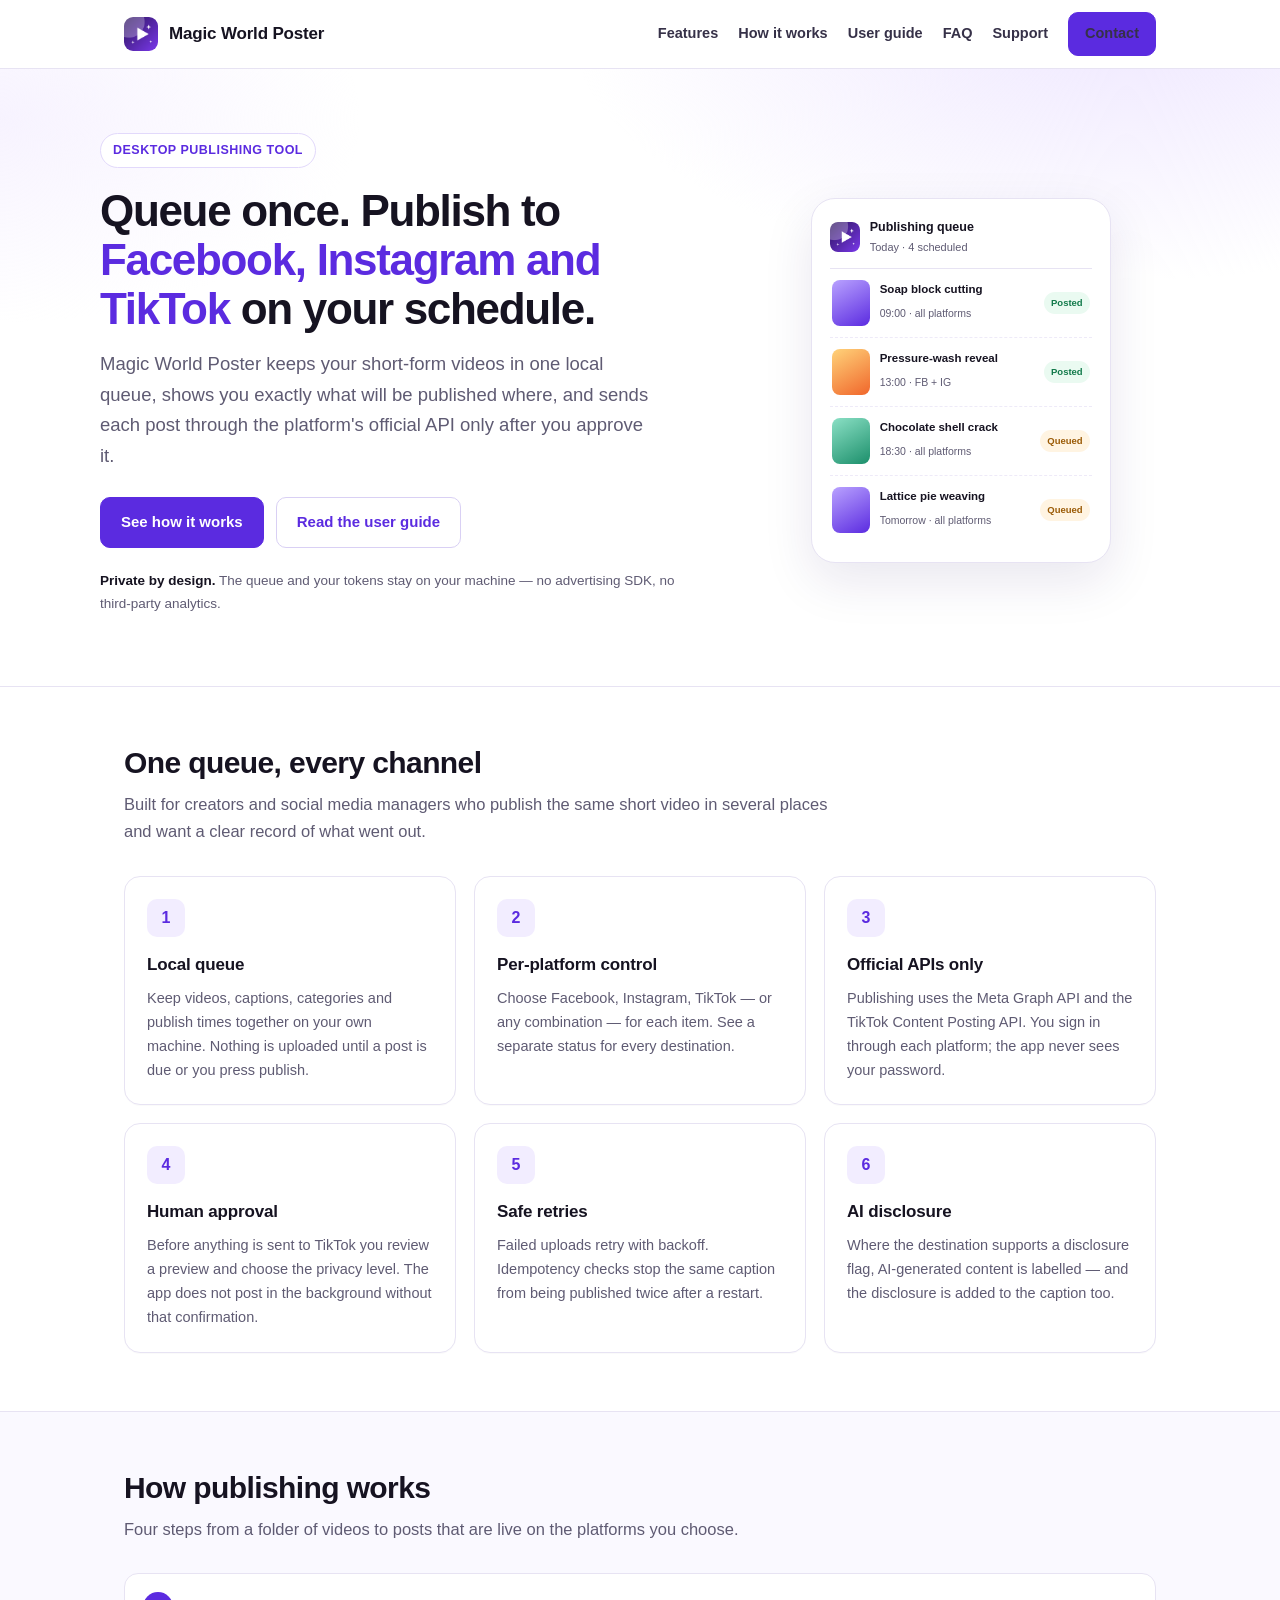
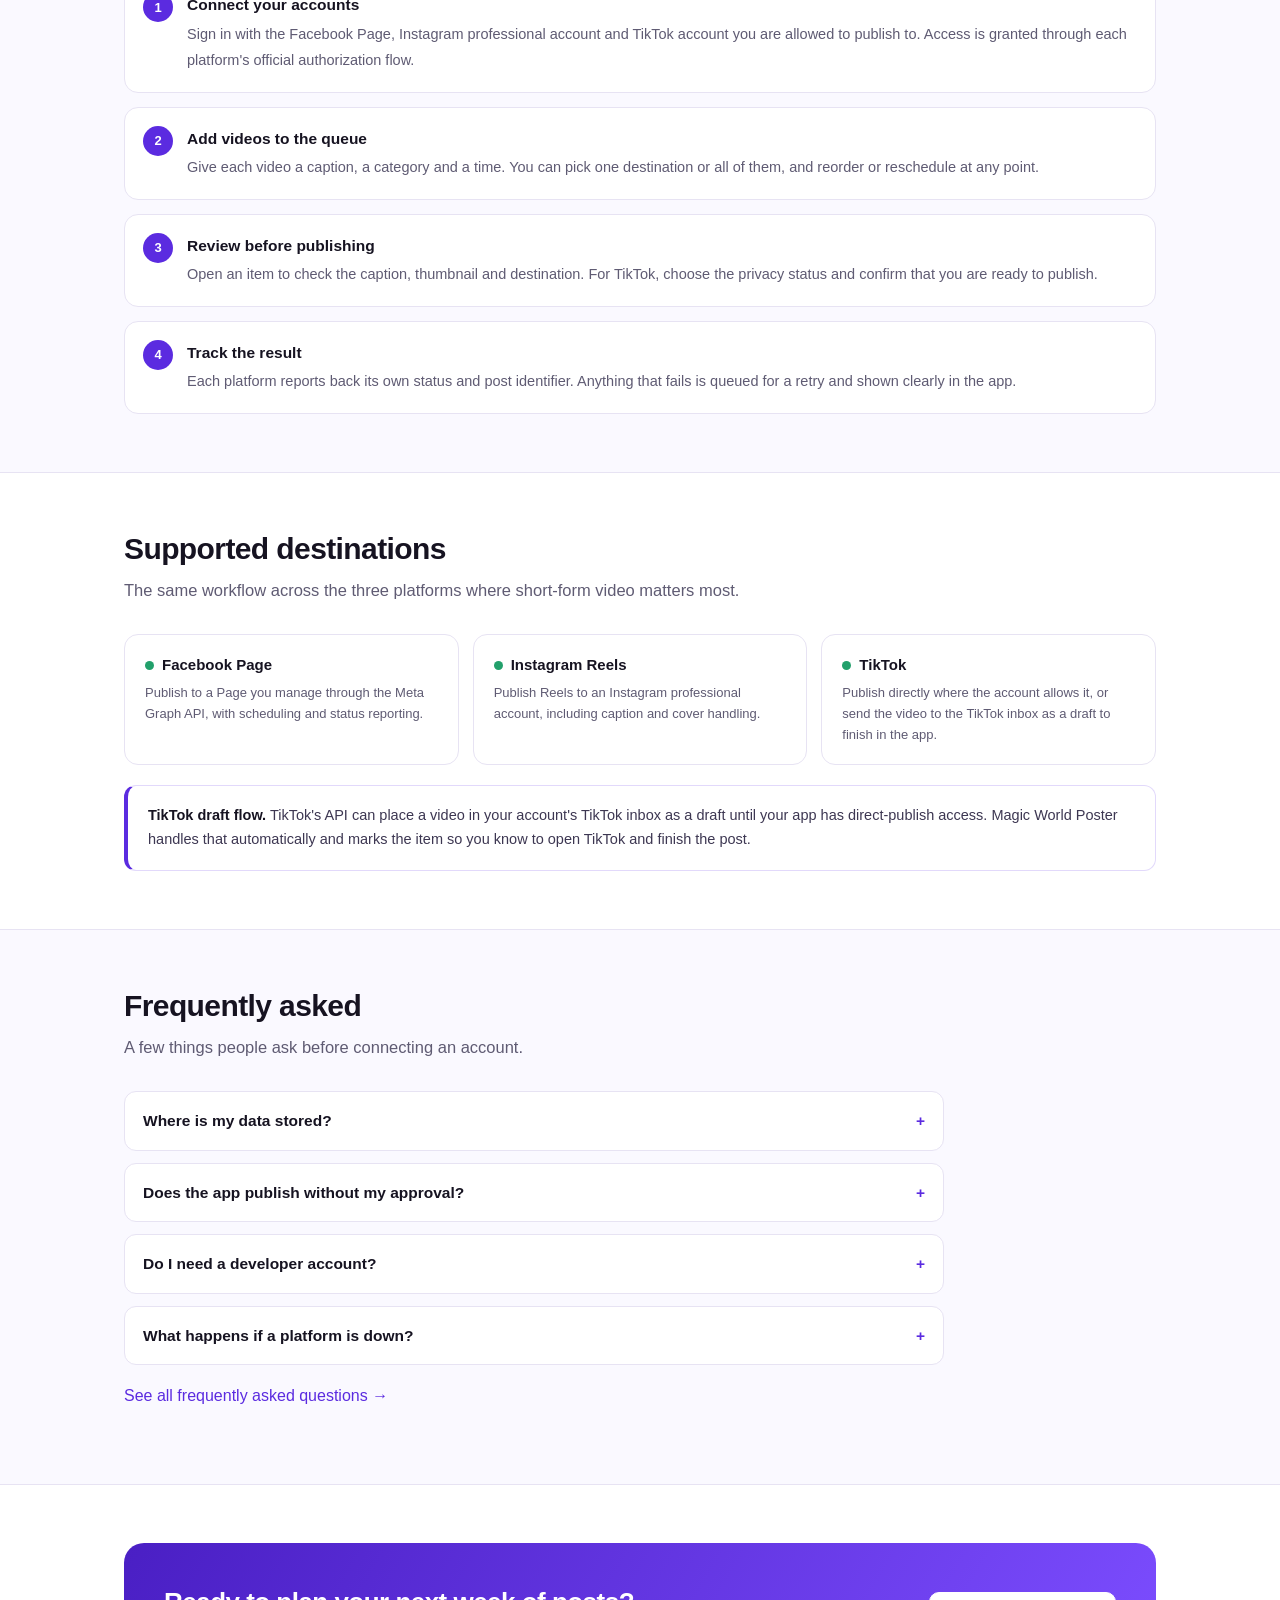
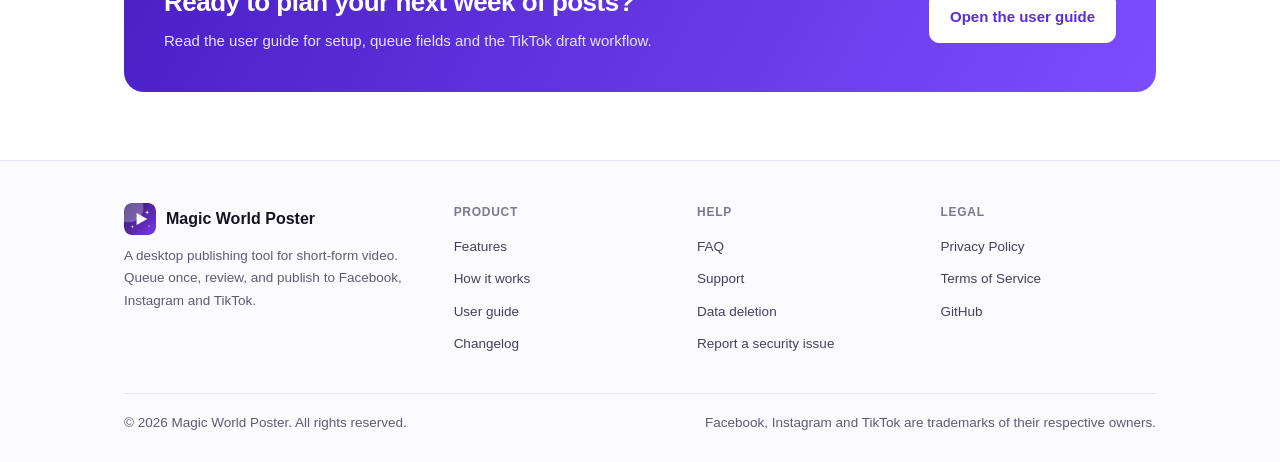
<file: index.html>
<!DOCTYPE html>
<html lang="en">
<head>
<meta charset="utf-8">
<meta name="viewport" content="width=device-width, initial-scale=1">
<title>Magic World Poster — Social Video Publishing Tool</title>
<meta name="description" content="Magic World Poster is a desktop publishing tool that queues videos once and publishes them to Facebook Pages, Instagram professional accounts and TikTok on a schedule you control.">
<link rel="icon" href="favicon.ico" sizes="any">
<link rel="icon" type="image/png" sizes="32x32" href="assets/favicon-32x32.png">
<link rel="icon" type="image/png" sizes="16x16" href="assets/favicon-16x16.png">
<link rel="apple-touch-icon" href="assets/apple-touch-icon.png">
<link rel="manifest" href="site.webmanifest">
<meta name="theme-color" content="#5b2be0">
<meta property="og:title" content="Magic World Poster — Social Video Publishing Tool">
<meta property="og:description" content="Queue a video once, review it, and publish it to Facebook, Instagram and TikTok on your schedule.">
<meta property="og:image" content="https://sundarparajuli.github.io/magic-world-poster/assets/icon-512.png">
<link rel="stylesheet" href="styles.css">
</head>
<body>
<a class="skip" href="#main">Skip to content</a>

<header class="site-header">
  <div class="container inner">
    <a class="brand" href="index.html">
      <img src="assets/icon-192.png" alt="Magic World Poster app icon" width="34" height="34">
      Magic World Poster
    </a>
    <nav class="nav" aria-label="Main">
      <a href="features.html">Features</a>
      <a href="how-it-works.html">How it works</a>
      <a href="docs.html">User guide</a>
      <a href="faq.html">FAQ</a>
      <a href="support.html">Support</a>
      <a class="btn" href="support.html">Contact</a>
    </nav>
  </div>
</header>

<main id="main">

  <section class="hero">
    <div class="container inner">
      <div>
        <span class="eyebrow">Desktop publishing tool</span>
        <h1>Queue once. Publish to <span class="accent">Facebook, Instagram and TikTok</span> on your schedule.</h1>
        <p class="lead">
          Magic World Poster keeps your short-form videos in one local queue, shows you exactly
          what will be published where, and sends each post through the platform's official API
          only after you approve it.
        </p>
        <div class="actions">
          <a class="btn" href="how-it-works.html">See how it works</a>
          <a class="btn secondary" href="docs.html">Read the user guide</a>
        </div>
        <p class="meta">
          <strong>Private by design.</strong> The queue and your tokens stay on your machine —
          no advertising SDK, no third-party analytics.
        </p>
      </div>

      <div class="hero-art" aria-hidden="true">
        <div class="phone-card">
          <div class="top">
            <img src="assets/icon-192.png" alt="">
            <div>Publishing queue <span>Today · 4 scheduled</span></div>
          </div>
          <div class="queue-row">
            <div class="thumb"></div>
            <div class="qmeta"><b>Soap block cutting</b><small>09:00 · all platforms</small></div>
            <span class="pill">Posted</span>
          </div>
          <div class="queue-row">
            <div class="thumb"></div>
            <div class="qmeta"><b>Pressure-wash reveal</b><small>13:00 · FB + IG</small></div>
            <span class="pill">Posted</span>
          </div>
          <div class="queue-row">
            <div class="thumb"></div>
            <div class="qmeta"><b>Chocolate shell crack</b><small>18:30 · all platforms</small></div>
            <span class="pill wait">Queued</span>
          </div>
          <div class="queue-row">
            <div class="thumb"></div>
            <div class="qmeta"><b>Lattice pie weaving</b><small>Tomorrow · all platforms</small></div>
            <span class="pill wait">Queued</span>
          </div>
        </div>
      </div>
    </div>
  </section>

  <section class="block">
    <div class="container">
      <div class="section-head">
        <h2>One queue, every channel</h2>
        <p>Built for creators and social media managers who publish the same short video in several places and want a clear record of what went out.</p>
      </div>
      <div class="grid">
        <div class="card">
          <div class="ico">1</div>
          <h3>Local queue</h3>
          <p>Keep videos, captions, categories and publish times together on your own machine. Nothing is uploaded until a post is due or you press publish.</p>
        </div>
        <div class="card">
          <div class="ico">2</div>
          <h3>Per-platform control</h3>
          <p>Choose Facebook, Instagram, TikTok — or any combination — for each item. See a separate status for every destination.</p>
        </div>
        <div class="card">
          <div class="ico">3</div>
          <h3>Official APIs only</h3>
          <p>Publishing uses the Meta Graph API and the TikTok Content Posting API. You sign in through each platform; the app never sees your password.</p>
        </div>
        <div class="card">
          <div class="ico">4</div>
          <h3>Human approval</h3>
          <p>Before anything is sent to TikTok you review a preview and choose the privacy level. The app does not post in the background without that confirmation.</p>
        </div>
        <div class="card">
          <div class="ico">5</div>
          <h3>Safe retries</h3>
          <p>Failed uploads retry with backoff. Idempotency checks stop the same caption from being published twice after a restart.</p>
        </div>
        <div class="card">
          <div class="ico">6</div>
          <h3>AI disclosure</h3>
          <p>Where the destination supports a disclosure flag, AI-generated content is labelled — and the disclosure is added to the caption too.</p>
        </div>
      </div>
    </div>
  </section>

  <section class="block soft">
    <div class="container">
      <div class="section-head">
        <h2>How publishing works</h2>
        <p>Four steps from a folder of videos to posts that are live on the platforms you choose.</p>
      </div>
      <ol class="steps-list">
        <li>
          <b>Connect your accounts</b>
          <span>Sign in with the Facebook Page, Instagram professional account and TikTok account you are allowed to publish to. Access is granted through each platform's official authorization flow.</span>
        </li>
        <li>
          <b>Add videos to the queue</b>
          <span>Give each video a caption, a category and a time. You can pick one destination or all of them, and reorder or reschedule at any point.</span>
        </li>
        <li>
          <b>Review before publishing</b>
          <span>Open an item to check the caption, thumbnail and destination. For TikTok, choose the privacy status and confirm that you are ready to publish.</span>
        </li>
        <li>
          <b>Track the result</b>
          <span>Each platform reports back its own status and post identifier. Anything that fails is queued for a retry and shown clearly in the app.</span>
        </li>
      </ol>
    </div>
  </section>

  <section class="block">
    <div class="container">
      <div class="section-head">
        <h2>Supported destinations</h2>
        <p>The same workflow across the three platforms where short-form video matters most.</p>
      </div>
      <div class="platforms">
        <div class="platform">
          <strong><span class="dot"></span>Facebook Page</strong>
          <small>Publish to a Page you manage through the Meta Graph API, with scheduling and status reporting.</small>
        </div>
        <div class="platform">
          <strong><span class="dot"></span>Instagram Reels</strong>
          <small>Publish Reels to an Instagram professional account, including caption and cover handling.</small>
        </div>
        <div class="platform">
          <strong><span class="dot"></span>TikTok</strong>
          <small>Publish directly where the account allows it, or send the video to the TikTok inbox as a draft to finish in the app.</small>
        </div>
      </div>
      <div class="notice" style="margin-top:20px">
        <strong>TikTok draft flow.</strong> TikTok's API can place a video in your account's TikTok inbox as a draft until your app has direct-publish access. Magic World Poster handles that automatically and marks the item so you know to open TikTok and finish the post.
      </div>
    </div>
  </section>

  <section class="block soft">
    <div class="container">
      <div class="section-head">
        <h2>Frequently asked</h2>
        <p>A few things people ask before connecting an account.</p>
      </div>
      <div class="faq">
        <details>
          <summary>Where is my data stored?</summary>
          <p>The queue, tokens and publishing history are stored locally on the machine where you run the app. Video files are only transmitted to the platform you choose when a post is published. See the <a href="privacy.html">Privacy Policy</a> for details.</p>
        </details>
        <details>
          <summary>Does the app publish without my approval?</summary>
          <p>No. Scheduled items are uploaded at their time, but TikTok publishing requires you to review the post, select a privacy status and confirm consent. Facebook and Instagram posts follow the queue you created.</p>
        </details>
        <details>
          <summary>Do I need a developer account?</summary>
          <p>You need to authorize the app with each platform once. The connection uses the platform's standard OAuth flow; you never type your password into Magic World Poster.</p>
        </details>
        <details>
          <summary>What happens if a platform is down?</summary>
          <p>The item is marked as pending or failed, and the app retries with backoff. Completed platforms are not posted again thanks to idempotency checks.</p>
        </details>
      </div>
      <p style="margin-top:18px"><a href="faq.html">See all frequently asked questions →</a></p>
    </div>
  </section>

  <section class="block">
    <div class="container">
      <div class="cta-band">
        <div>
          <h2>Ready to plan your next week of posts?</h2>
          <p>Read the user guide for setup, queue fields and the TikTok draft workflow.</p>
        </div>
        <a class="btn" href="docs.html">Open the user guide</a>
      </div>
    </div>
  </section>

</main>

<footer class="site-footer">
  <div class="container">
    <div class="footer-grid">
      <div>
        <div class="footer-brand">
          <img src="assets/icon-192.png" alt="">
          Magic World Poster
        </div>
        <p>A desktop publishing tool for short-form video. Queue once, review, and publish to Facebook, Instagram and TikTok.</p>
      </div>
      <div>
        <h4>Product</h4>
        <ul>
          <li><a href="features.html">Features</a></li>
          <li><a href="how-it-works.html">How it works</a></li>
          <li><a href="docs.html">User guide</a></li>
          <li><a href="changelog.html">Changelog</a></li>
        </ul>
      </div>
      <div>
        <h4>Help</h4>
        <ul>
          <li><a href="faq.html">FAQ</a></li>
          <li><a href="support.html">Support</a></li>
          <li><a href="support.html#data">Data deletion</a></li>
          <li><a href="support.html#security">Report a security issue</a></li>
        </ul>
      </div>
      <div>
        <h4>Legal</h4>
        <ul>
          <li><a href="privacy.html">Privacy Policy</a></li>
          <li><a href="terms.html">Terms of Service</a></li>
          <li><a href="https://github.com/SundarParajuli">GitHub</a></li>
        </ul>
      </div>
    </div>
    <div class="footer-bottom">
      <p>© 2026 Magic World Poster. All rights reserved.</p>
      <p>Facebook, Instagram and TikTok are trademarks of their respective owners.</p>
    </div>
  </div>
</footer>

</body>
</html>
</file>
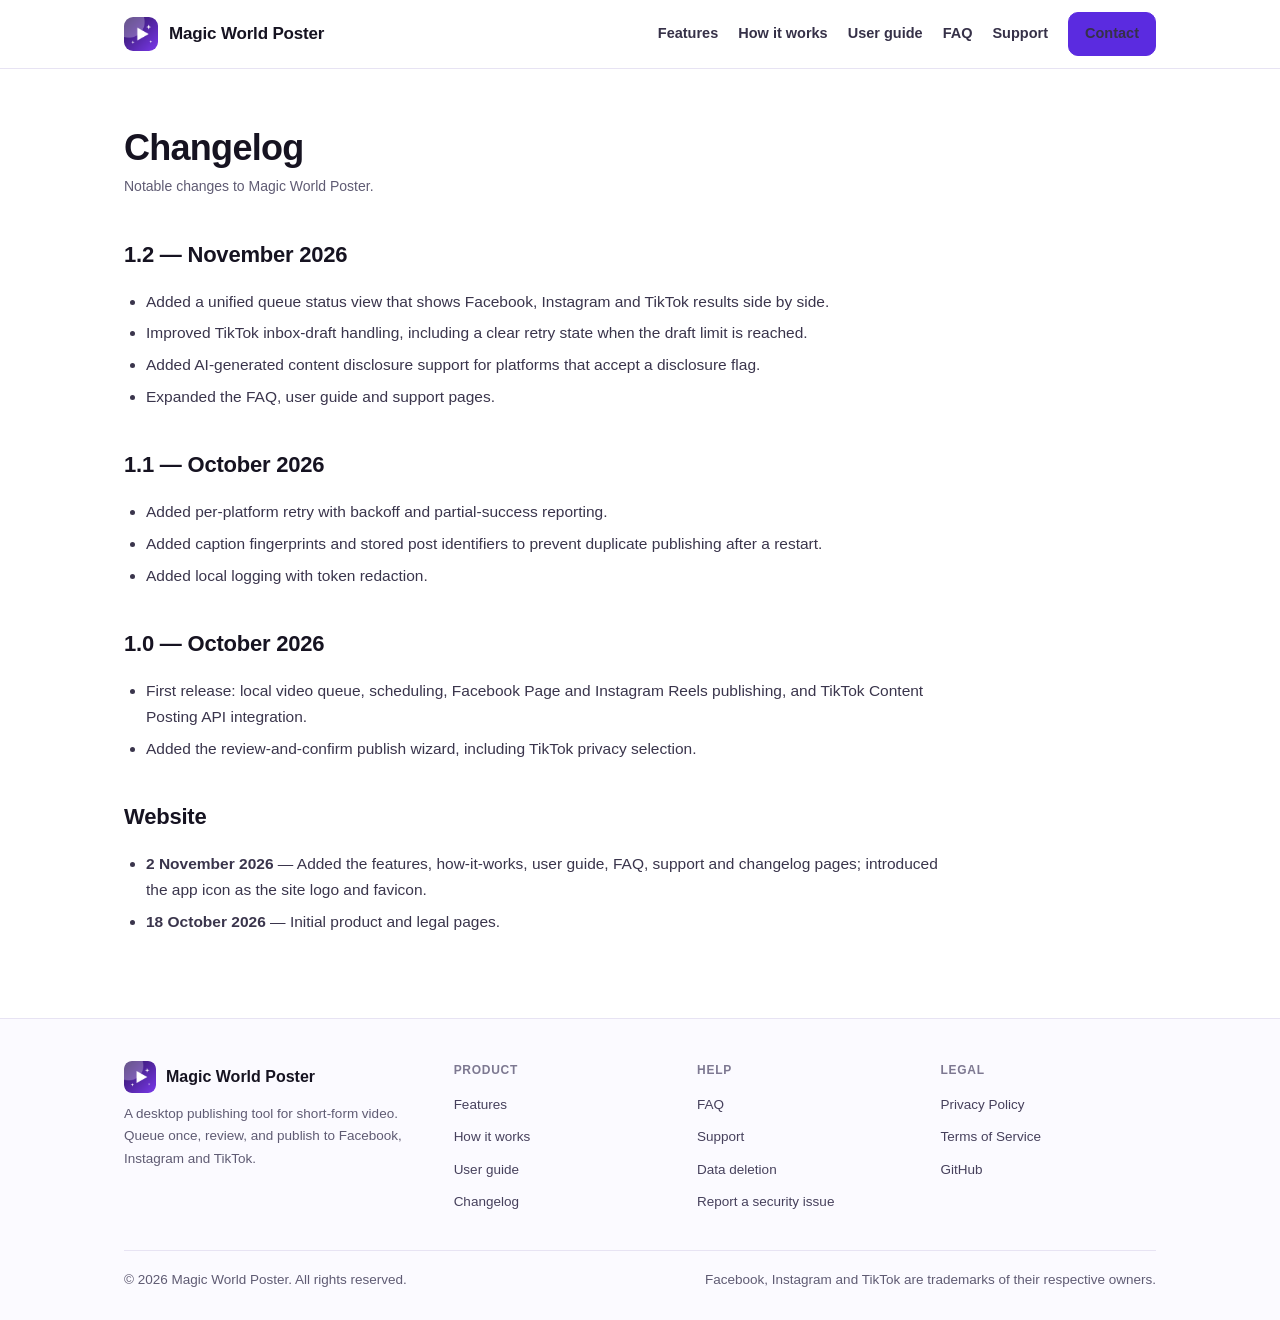
<file: changelog.html>
<!DOCTYPE html>
<html lang="en">
<head>
<meta charset="utf-8">
<meta name="viewport" content="width=device-width, initial-scale=1">
<title>Changelog — Magic World Poster</title>
<meta name="description" content="Release notes for Magic World Poster.">
<link rel="icon" href="favicon.ico" sizes="any">
<link rel="icon" type="image/png" sizes="32x32" href="assets/favicon-32x32.png">
<link rel="icon" type="image/png" sizes="16x16" href="assets/favicon-16x16.png">
<link rel="apple-touch-icon" href="assets/apple-touch-icon.png">
<link rel="manifest" href="site.webmanifest">
<meta name="theme-color" content="#5b2be0">
<link rel="stylesheet" href="styles.css">
</head>
<body>
<a class="skip" href="#main">Skip to content</a>

<header class="site-header">
  <div class="container inner">
    <a class="brand" href="index.html">
      <img src="assets/icon-192.png" alt="Magic World Poster app icon" width="34" height="34">
      Magic World Poster
    </a>
    <nav class="nav" aria-label="Main">
      <a href="features.html">Features</a>
      <a href="how-it-works.html">How it works</a>
      <a href="docs.html">User guide</a>
      <a href="faq.html">FAQ</a>
      <a href="support.html">Support</a>
      <a class="btn" href="support.html">Contact</a>
    </nav>
  </div>
</header>

<main id="main">
  <section class="block">
    <div class="container">
      <div class="prose">
        <h1>Changelog</h1>
        <p class="updated">Notable changes to Magic World Poster.</p>

        <h2>1.2 — November 2026</h2>
        <ul>
          <li>Added a unified queue status view that shows Facebook, Instagram and TikTok results side by side.</li>
          <li>Improved TikTok inbox-draft handling, including a clear retry state when the draft limit is reached.</li>
          <li>Added AI-generated content disclosure support for platforms that accept a disclosure flag.</li>
          <li>Expanded the FAQ, user guide and support pages.</li>
        </ul>

        <h2>1.1 — October 2026</h2>
        <ul>
          <li>Added per-platform retry with backoff and partial-success reporting.</li>
          <li>Added caption fingerprints and stored post identifiers to prevent duplicate publishing after a restart.</li>
          <li>Added local logging with token redaction.</li>
        </ul>

        <h2>1.0 — October 2026</h2>
        <ul>
          <li>First release: local video queue, scheduling, Facebook Page and Instagram Reels publishing, and TikTok Content Posting API integration.</li>
          <li>Added the review-and-confirm publish wizard, including TikTok privacy selection.</li>
        </ul>

        <h2>Website</h2>
        <ul>
          <li><strong>2 November 2026</strong> — Added the features, how-it-works, user guide, FAQ, support and changelog pages; introduced the app icon as the site logo and favicon.</li>
          <li><strong>18 October 2026</strong> — Initial product and legal pages.</li>
        </ul>
      </div>
    </div>
  </section>
</main>

<footer class="site-footer">
  <div class="container">
    <div class="footer-grid">
      <div>
        <div class="footer-brand">
          <img src="assets/icon-192.png" alt="">
          Magic World Poster
        </div>
        <p>A desktop publishing tool for short-form video. Queue once, review, and publish to Facebook, Instagram and TikTok.</p>
      </div>
      <div>
        <h4>Product</h4>
        <ul>
          <li><a href="features.html">Features</a></li>
          <li><a href="how-it-works.html">How it works</a></li>
          <li><a href="docs.html">User guide</a></li>
          <li><a href="changelog.html">Changelog</a></li>
        </ul>
      </div>
      <div>
        <h4>Help</h4>
        <ul>
          <li><a href="faq.html">FAQ</a></li>
          <li><a href="support.html">Support</a></li>
          <li><a href="support.html#data">Data deletion</a></li>
          <li><a href="support.html#security">Report a security issue</a></li>
        </ul>
      </div>
      <div>
        <h4>Legal</h4>
        <ul>
          <li><a href="privacy.html">Privacy Policy</a></li>
          <li><a href="terms.html">Terms of Service</a></li>
          <li><a href="https://github.com/SundarParajuli">GitHub</a></li>
        </ul>
      </div>
    </div>
    <div class="footer-bottom">
      <p>© 2026 Magic World Poster. All rights reserved.</p>
      <p>Facebook, Instagram and TikTok are trademarks of their respective owners.</p>
    </div>
  </div>
</footer>

</body>
</html>
</file>
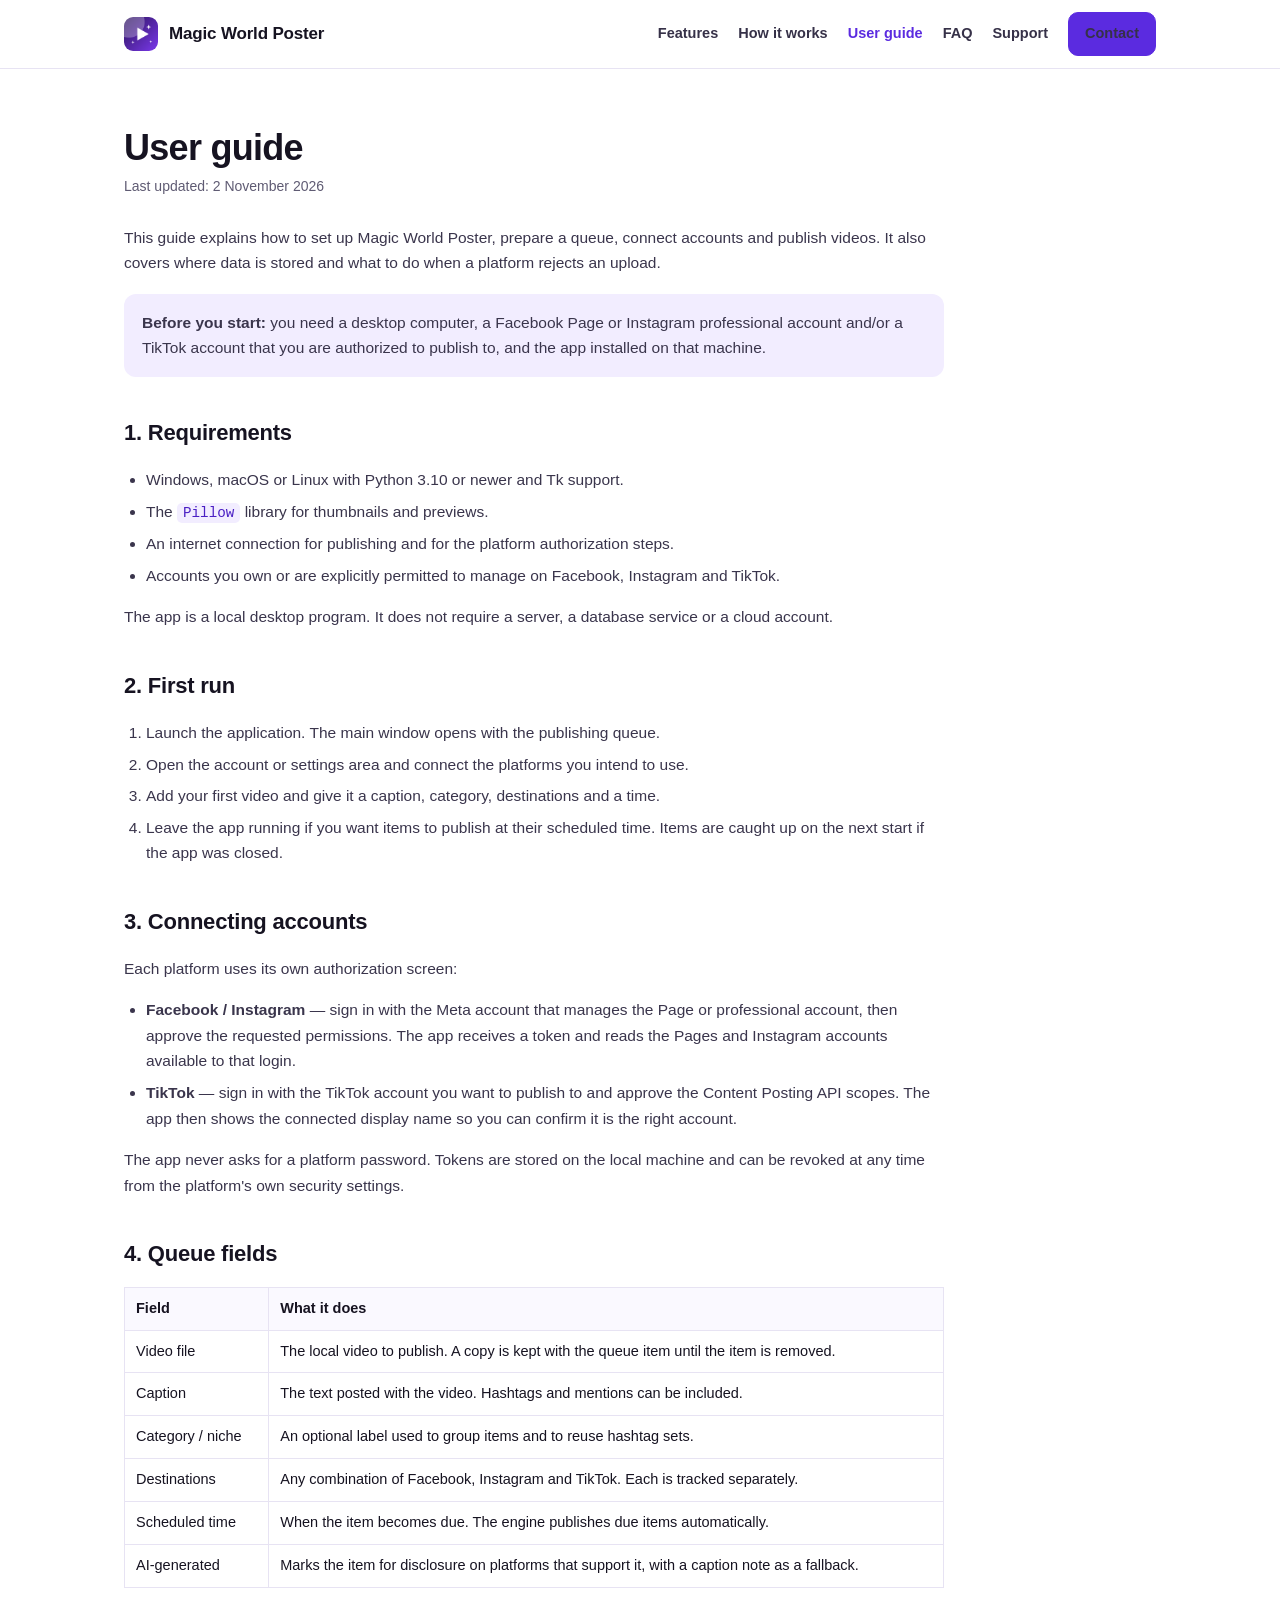
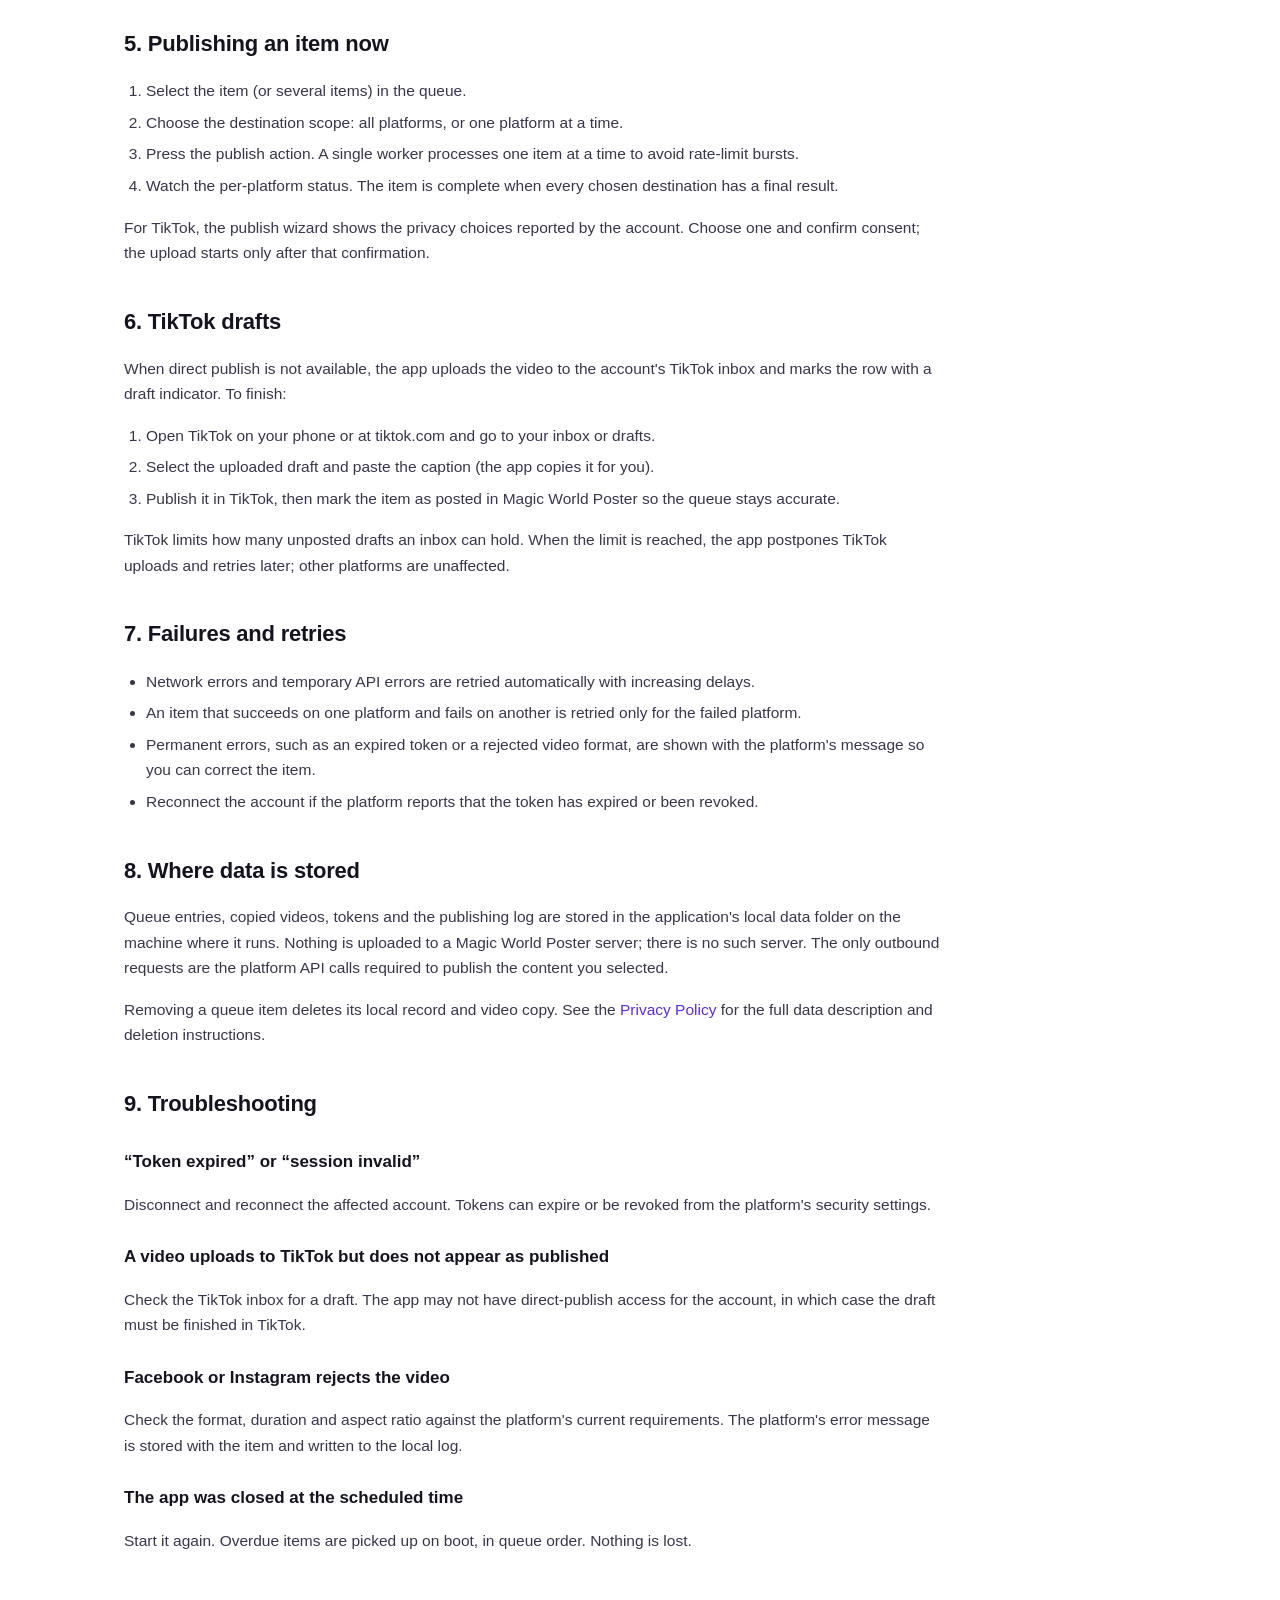
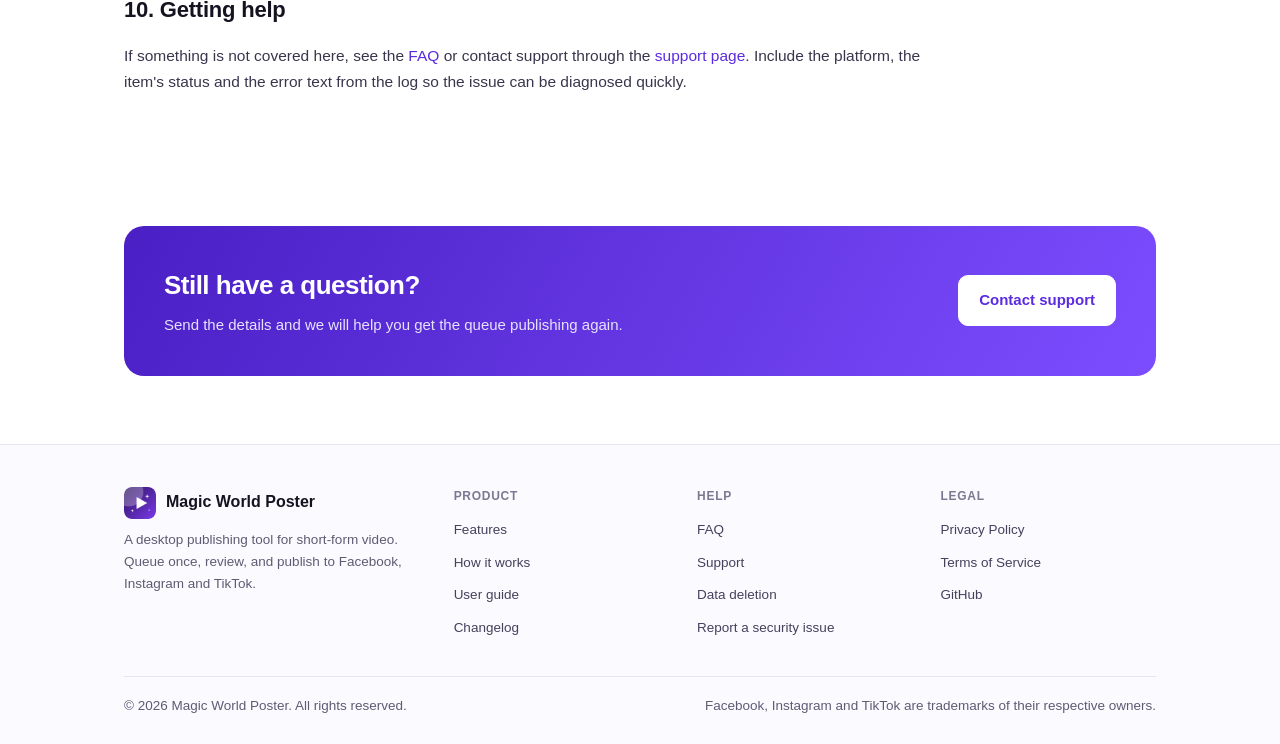
<file: docs.html>
<!DOCTYPE html>
<html lang="en">
<head>
<meta charset="utf-8">
<meta name="viewport" content="width=device-width, initial-scale=1">
<title>User guide — Magic World Poster</title>
<meta name="description" content="Magic World Poster user guide: requirements, connecting accounts, queue fields, scheduling, publishing, TikTok drafts, data storage and troubleshooting.">
<link rel="icon" href="favicon.ico" sizes="any">
<link rel="icon" type="image/png" sizes="32x32" href="assets/favicon-32x32.png">
<link rel="icon" type="image/png" sizes="16x16" href="assets/favicon-16x16.png">
<link rel="apple-touch-icon" href="assets/apple-touch-icon.png">
<link rel="manifest" href="site.webmanifest">
<meta name="theme-color" content="#5b2be0">
<link rel="stylesheet" href="styles.css">
</head>
<body>
<a class="skip" href="#main">Skip to content</a>

<header class="site-header">
  <div class="container inner">
    <a class="brand" href="index.html">
      <img src="assets/icon-192.png" alt="Magic World Poster app icon" width="34" height="34">
      Magic World Poster
    </a>
    <nav class="nav" aria-label="Main">
      <a href="features.html">Features</a>
      <a href="how-it-works.html">How it works</a>
      <a href="docs.html" aria-current="page">User guide</a>
      <a href="faq.html">FAQ</a>
      <a href="support.html">Support</a>
      <a class="btn" href="support.html">Contact</a>
    </nav>
  </div>
</header>

<main id="main">
  <section class="block">
    <div class="container">
      <div class="prose">
        <h1>User guide</h1>
        <p class="updated">Last updated: 2 November 2026</p>
        <p>This guide explains how to set up Magic World Poster, prepare a queue, connect accounts and publish videos. It also covers where data is stored and what to do when a platform rejects an upload.</p>

        <div class="callout">
          <p><strong>Before you start:</strong> you need a desktop computer, a Facebook Page or Instagram professional account and/or a TikTok account that you are authorized to publish to, and the app installed on that machine.</p>
        </div>

        <h2 id="requirements">1. Requirements</h2>
        <ul>
          <li>Windows, macOS or Linux with Python 3.10 or newer and Tk support.</li>
          <li>The <code>Pillow</code> library for thumbnails and previews.</li>
          <li>An internet connection for publishing and for the platform authorization steps.</li>
          <li>Accounts you own or are explicitly permitted to manage on Facebook, Instagram and TikTok.</li>
        </ul>
        <p>The app is a local desktop program. It does not require a server, a database service or a cloud account.</p>

        <h2 id="start">2. First run</h2>
        <ol>
          <li>Launch the application. The main window opens with the publishing queue.</li>
          <li>Open the account or settings area and connect the platforms you intend to use.</li>
          <li>Add your first video and give it a caption, category, destinations and a time.</li>
          <li>Leave the app running if you want items to publish at their scheduled time. Items are caught up on the next start if the app was closed.</li>
        </ol>

        <h2 id="connect">3. Connecting accounts</h2>
        <p>Each platform uses its own authorization screen:</p>
        <ul>
          <li><strong>Facebook / Instagram</strong> — sign in with the Meta account that manages the Page or professional account, then approve the requested permissions. The app receives a token and reads the Pages and Instagram accounts available to that login.</li>
          <li><strong>TikTok</strong> — sign in with the TikTok account you want to publish to and approve the Content Posting API scopes. The app then shows the connected display name so you can confirm it is the right account.</li>
        </ul>
        <p>The app never asks for a platform password. Tokens are stored on the local machine and can be revoked at any time from the platform's own security settings.</p>

        <h2 id="queue">4. Queue fields</h2>
        <table>
          <tr><th>Field</th><th>What it does</th></tr>
          <tr><td>Video file</td><td>The local video to publish. A copy is kept with the queue item until the item is removed.</td></tr>
          <tr><td>Caption</td><td>The text posted with the video. Hashtags and mentions can be included.</td></tr>
          <tr><td>Category / niche</td><td>An optional label used to group items and to reuse hashtag sets.</td></tr>
          <tr><td>Destinations</td><td>Any combination of Facebook, Instagram and TikTok. Each is tracked separately.</td></tr>
          <tr><td>Scheduled time</td><td>When the item becomes due. The engine publishes due items automatically.</td></tr>
          <tr><td>AI-generated</td><td>Marks the item for disclosure on platforms that support it, with a caption note as a fallback.</td></tr>
        </table>

        <h2 id="publish">5. Publishing an item now</h2>
        <ol>
          <li>Select the item (or several items) in the queue.</li>
          <li>Choose the destination scope: all platforms, or one platform at a time.</li>
          <li>Press the publish action. A single worker processes one item at a time to avoid rate-limit bursts.</li>
          <li>Watch the per-platform status. The item is complete when every chosen destination has a final result.</li>
        </ol>
        <p>For TikTok, the publish wizard shows the privacy choices reported by the account. Choose one and confirm consent; the upload starts only after that confirmation.</p>

        <h2 id="tiktok">6. TikTok drafts</h2>
        <p>When direct publish is not available, the app uploads the video to the account's TikTok inbox and marks the row with a draft indicator. To finish:</p>
        <ol>
          <li>Open TikTok on your phone or at tiktok.com and go to your inbox or drafts.</li>
          <li>Select the uploaded draft and paste the caption (the app copies it for you).</li>
          <li>Publish it in TikTok, then mark the item as posted in Magic World Poster so the queue stays accurate.</li>
        </ol>
        <p>TikTok limits how many unposted drafts an inbox can hold. When the limit is reached, the app postpones TikTok uploads and retries later; other platforms are unaffected.</p>

        <h2 id="retries">7. Failures and retries</h2>
        <ul>
          <li>Network errors and temporary API errors are retried automatically with increasing delays.</li>
          <li>An item that succeeds on one platform and fails on another is retried only for the failed platform.</li>
          <li>Permanent errors, such as an expired token or a rejected video format, are shown with the platform's message so you can correct the item.</li>
          <li>Reconnect the account if the platform reports that the token has expired or been revoked.</li>
        </ul>

        <h2 id="data">8. Where data is stored</h2>
        <p>Queue entries, copied videos, tokens and the publishing log are stored in the application's local data folder on the machine where it runs. Nothing is uploaded to a Magic World Poster server; there is no such server. The only outbound requests are the platform API calls required to publish the content you selected.</p>
        <p>Removing a queue item deletes its local record and video copy. See the <a href="privacy.html">Privacy Policy</a> for the full data description and deletion instructions.</p>

        <h2 id="troubleshooting">9. Troubleshooting</h2>
        <h3>“Token expired” or “session invalid”</h3>
        <p>Disconnect and reconnect the affected account. Tokens can expire or be revoked from the platform's security settings.</p>
        <h3>A video uploads to TikTok but does not appear as published</h3>
        <p>Check the TikTok inbox for a draft. The app may not have direct-publish access for the account, in which case the draft must be finished in TikTok.</p>
        <h3>Facebook or Instagram rejects the video</h3>
        <p>Check the format, duration and aspect ratio against the platform's current requirements. The platform's error message is stored with the item and written to the local log.</p>
        <h3>The app was closed at the scheduled time</h3>
        <p>Start it again. Overdue items are picked up on boot, in queue order. Nothing is lost.</p>

        <h2 id="contact">10. Getting help</h2>
        <p>If something is not covered here, see the <a href="faq.html">FAQ</a> or contact support through the <a href="support.html">support page</a>. Include the platform, the item's status and the error text from the log so the issue can be diagnosed quickly.</p>
      </div>
    </div>
  </section>

  <section class="block">
    <div class="container">
      <div class="cta-band">
        <div>
          <h2>Still have a question?</h2>
          <p>Send the details and we will help you get the queue publishing again.</p>
        </div>
        <a class="btn" href="support.html">Contact support</a>
      </div>
    </div>
  </section>
</main>

<footer class="site-footer">
  <div class="container">
    <div class="footer-grid">
      <div>
        <div class="footer-brand">
          <img src="assets/icon-192.png" alt="">
          Magic World Poster
        </div>
        <p>A desktop publishing tool for short-form video. Queue once, review, and publish to Facebook, Instagram and TikTok.</p>
      </div>
      <div>
        <h4>Product</h4>
        <ul>
          <li><a href="features.html">Features</a></li>
          <li><a href="how-it-works.html">How it works</a></li>
          <li><a href="docs.html">User guide</a></li>
          <li><a href="changelog.html">Changelog</a></li>
        </ul>
      </div>
      <div>
        <h4>Help</h4>
        <ul>
          <li><a href="faq.html">FAQ</a></li>
          <li><a href="support.html">Support</a></li>
          <li><a href="support.html#data">Data deletion</a></li>
          <li><a href="support.html#security">Report a security issue</a></li>
        </ul>
      </div>
      <div>
        <h4>Legal</h4>
        <ul>
          <li><a href="privacy.html">Privacy Policy</a></li>
          <li><a href="terms.html">Terms of Service</a></li>
          <li><a href="https://github.com/SundarParajuli">GitHub</a></li>
        </ul>
      </div>
    </div>
    <div class="footer-bottom">
      <p>© 2026 Magic World Poster. All rights reserved.</p>
      <p>Facebook, Instagram and TikTok are trademarks of their respective owners.</p>
    </div>
  </div>
</footer>

</body>
</html>
</file>
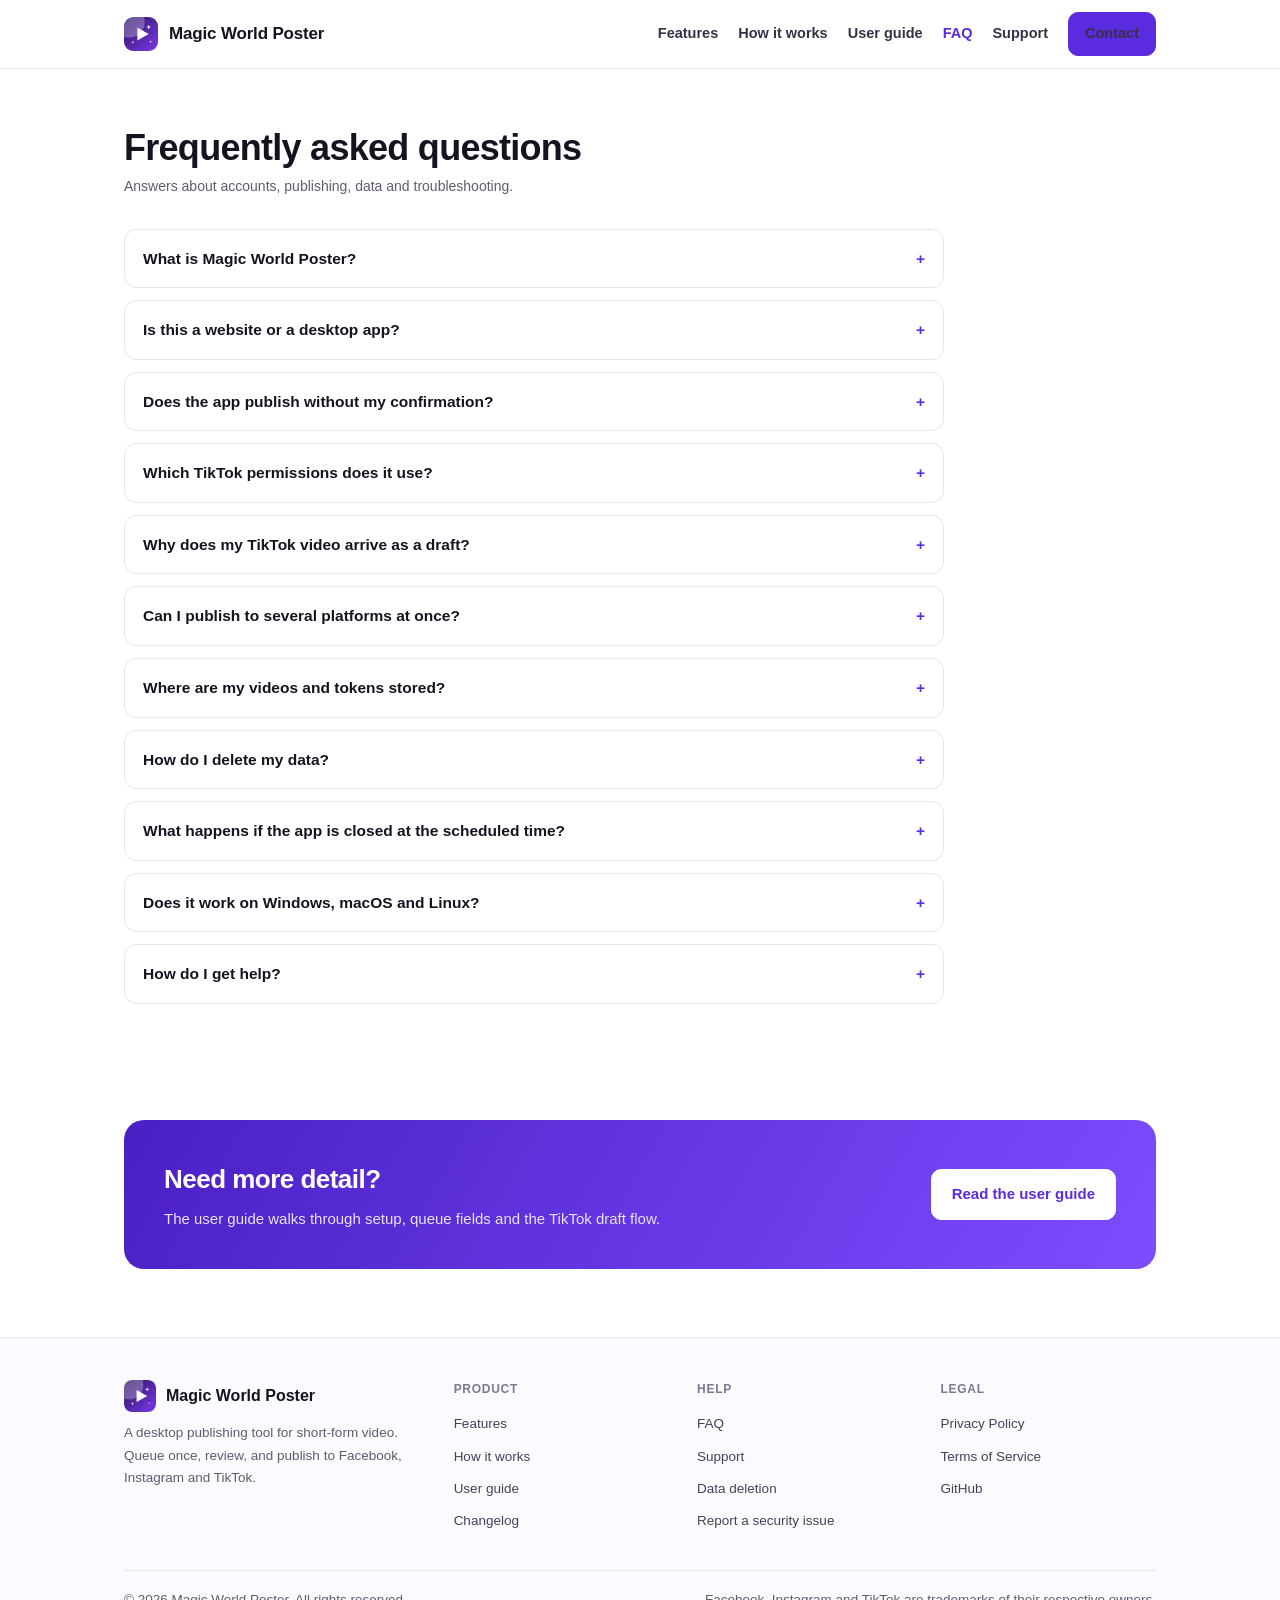
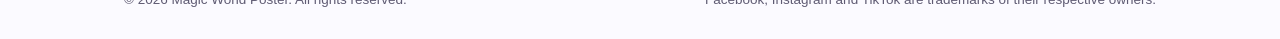
<file: faq.html>
<!DOCTYPE html>
<html lang="en">
<head>
<meta charset="utf-8">
<meta name="viewport" content="width=device-width, initial-scale=1">
<title>FAQ — Magic World Poster</title>
<meta name="description" content="Frequently asked questions about Magic World Poster, its queue, supported platforms, TikTok drafts, data storage and account access.">
<link rel="icon" href="favicon.ico" sizes="any">
<link rel="icon" type="image/png" sizes="32x32" href="assets/favicon-32x32.png">
<link rel="icon" type="image/png" sizes="16x16" href="assets/favicon-16x16.png">
<link rel="apple-touch-icon" href="assets/apple-touch-icon.png">
<link rel="manifest" href="site.webmanifest">
<meta name="theme-color" content="#5b2be0">
<link rel="stylesheet" href="styles.css">
</head>
<body>
<a class="skip" href="#main">Skip to content</a>

<header class="site-header">
  <div class="container inner">
    <a class="brand" href="index.html">
      <img src="assets/icon-192.png" alt="Magic World Poster app icon" width="34" height="34">
      Magic World Poster
    </a>
    <nav class="nav" aria-label="Main">
      <a href="features.html">Features</a>
      <a href="how-it-works.html">How it works</a>
      <a href="docs.html">User guide</a>
      <a href="faq.html" aria-current="page">FAQ</a>
      <a href="support.html">Support</a>
      <a class="btn" href="support.html">Contact</a>
    </nav>
  </div>
</header>

<main id="main">
  <section class="block">
    <div class="container">
      <div class="prose">
        <h1>Frequently asked questions</h1>
        <p class="updated">Answers about accounts, publishing, data and troubleshooting.</p>
      </div>

      <div class="faq" style="margin-top:30px">
        <details>
          <summary>What is Magic World Poster?</summary>
          <p>It is a desktop application that keeps a queue of short-form videos and publishes them to Facebook Pages, Instagram professional accounts and TikTok accounts that you are authorized to manage. It uses the platforms' official APIs and records the result of every post.</p>
        </details>
        <details>
          <summary>Is this a website or a desktop app?</summary>
          <p>It is a desktop app. This website is the product documentation and support site. You install and run the app on your own computer; there is no cloud account to create.</p>
        </details>
        <details>
          <summary>Does the app publish without my confirmation?</summary>
          <p>No. You build the queue and choose when each item is due. TikTok publishing requires you to review the post, choose a privacy status and explicitly confirm consent. Facebook and Instagram posts follow the schedule you set.</p>
        </details>
        <details>
          <summary>Which TikTok permissions does it use?</summary>
          <p>The app requests <code>user.info.basic</code> to show the connected account, <code>video.publish</code> to publish an approved video, and <code>video.upload</code> to send a draft to the TikTok inbox. These are used only for the publishing features described on this site.</p>
        </details>
        <details>
          <summary>Why does my TikTok video arrive as a draft?</summary>
          <p>TikTok's API only allows direct publishing for apps with the appropriate approved access. When direct publish is not available, the app places the video in your TikTok inbox. You finish the post in TikTok, and the app marks the item as a draft so you know it needs attention.</p>
        </details>
        <details>
          <summary>Can I publish to several platforms at once?</summary>
          <p>Yes. Set the destinations for an item to any combination of Facebook, Instagram and TikTok. Each platform is tracked separately, so a failure on one does not cause an already-successful post on another to be repeated.</p>
        </details>
        <details>
          <summary>Where are my videos and tokens stored?</summary>
          <p>On the machine where the app runs, in its local data folder. Videos are transmitted only to the platform you select when a post is published. Tokens are kept out of the public source code and out of ordinary log output. See the <a href="privacy.html">Privacy Policy</a>.</p>
        </details>
        <details>
          <summary>How do I delete my data?</summary>
          <p>Remove individual items in the app to delete their local records and video copies. To remove all information held by the app, follow the instructions on the <a href="support.html#data">data deletion</a> page. Data already sent to a platform is governed by that platform's own controls.</p>
        </details>
        <details>
          <summary>What happens if the app is closed at the scheduled time?</summary>
          <p>Overdue items are caught up when the app starts again, in queue order. You do not need to re-add or reschedule them.</p>
        </details>
        <details>
          <summary>Does it work on Windows, macOS and Linux?</summary>
          <p>The app is a Python desktop application and runs wherever Python 3.10+ with Tk and Pillow are available. The publishing workflow is the same on each platform.</p>
        </details>
        <details>
          <summary>How do I get help?</summary>
          <p>Use the <a href="support.html">support page</a>. Include the platform, the affected item's status and the error text so the issue can be reproduced quickly.</p>
        </details>
      </div>
    </div>
  </section>

  <section class="block">
    <div class="container">
      <div class="cta-band">
        <div>
          <h2>Need more detail?</h2>
          <p>The user guide walks through setup, queue fields and the TikTok draft flow.</p>
        </div>
        <a class="btn" href="docs.html">Read the user guide</a>
      </div>
    </div>
  </section>
</main>

<footer class="site-footer">
  <div class="container">
    <div class="footer-grid">
      <div>
        <div class="footer-brand">
          <img src="assets/icon-192.png" alt="">
          Magic World Poster
        </div>
        <p>A desktop publishing tool for short-form video. Queue once, review, and publish to Facebook, Instagram and TikTok.</p>
      </div>
      <div>
        <h4>Product</h4>
        <ul>
          <li><a href="features.html">Features</a></li>
          <li><a href="how-it-works.html">How it works</a></li>
          <li><a href="docs.html">User guide</a></li>
          <li><a href="changelog.html">Changelog</a></li>
        </ul>
      </div>
      <div>
        <h4>Help</h4>
        <ul>
          <li><a href="faq.html">FAQ</a></li>
          <li><a href="support.html">Support</a></li>
          <li><a href="support.html#data">Data deletion</a></li>
          <li><a href="support.html#security">Report a security issue</a></li>
        </ul>
      </div>
      <div>
        <h4>Legal</h4>
        <ul>
          <li><a href="privacy.html">Privacy Policy</a></li>
          <li><a href="terms.html">Terms of Service</a></li>
          <li><a href="https://github.com/SundarParajuli">GitHub</a></li>
        </ul>
      </div>
    </div>
    <div class="footer-bottom">
      <p>© 2026 Magic World Poster. All rights reserved.</p>
      <p>Facebook, Instagram and TikTok are trademarks of their respective owners.</p>
    </div>
  </div>
</footer>

</body>
</html>
</file>
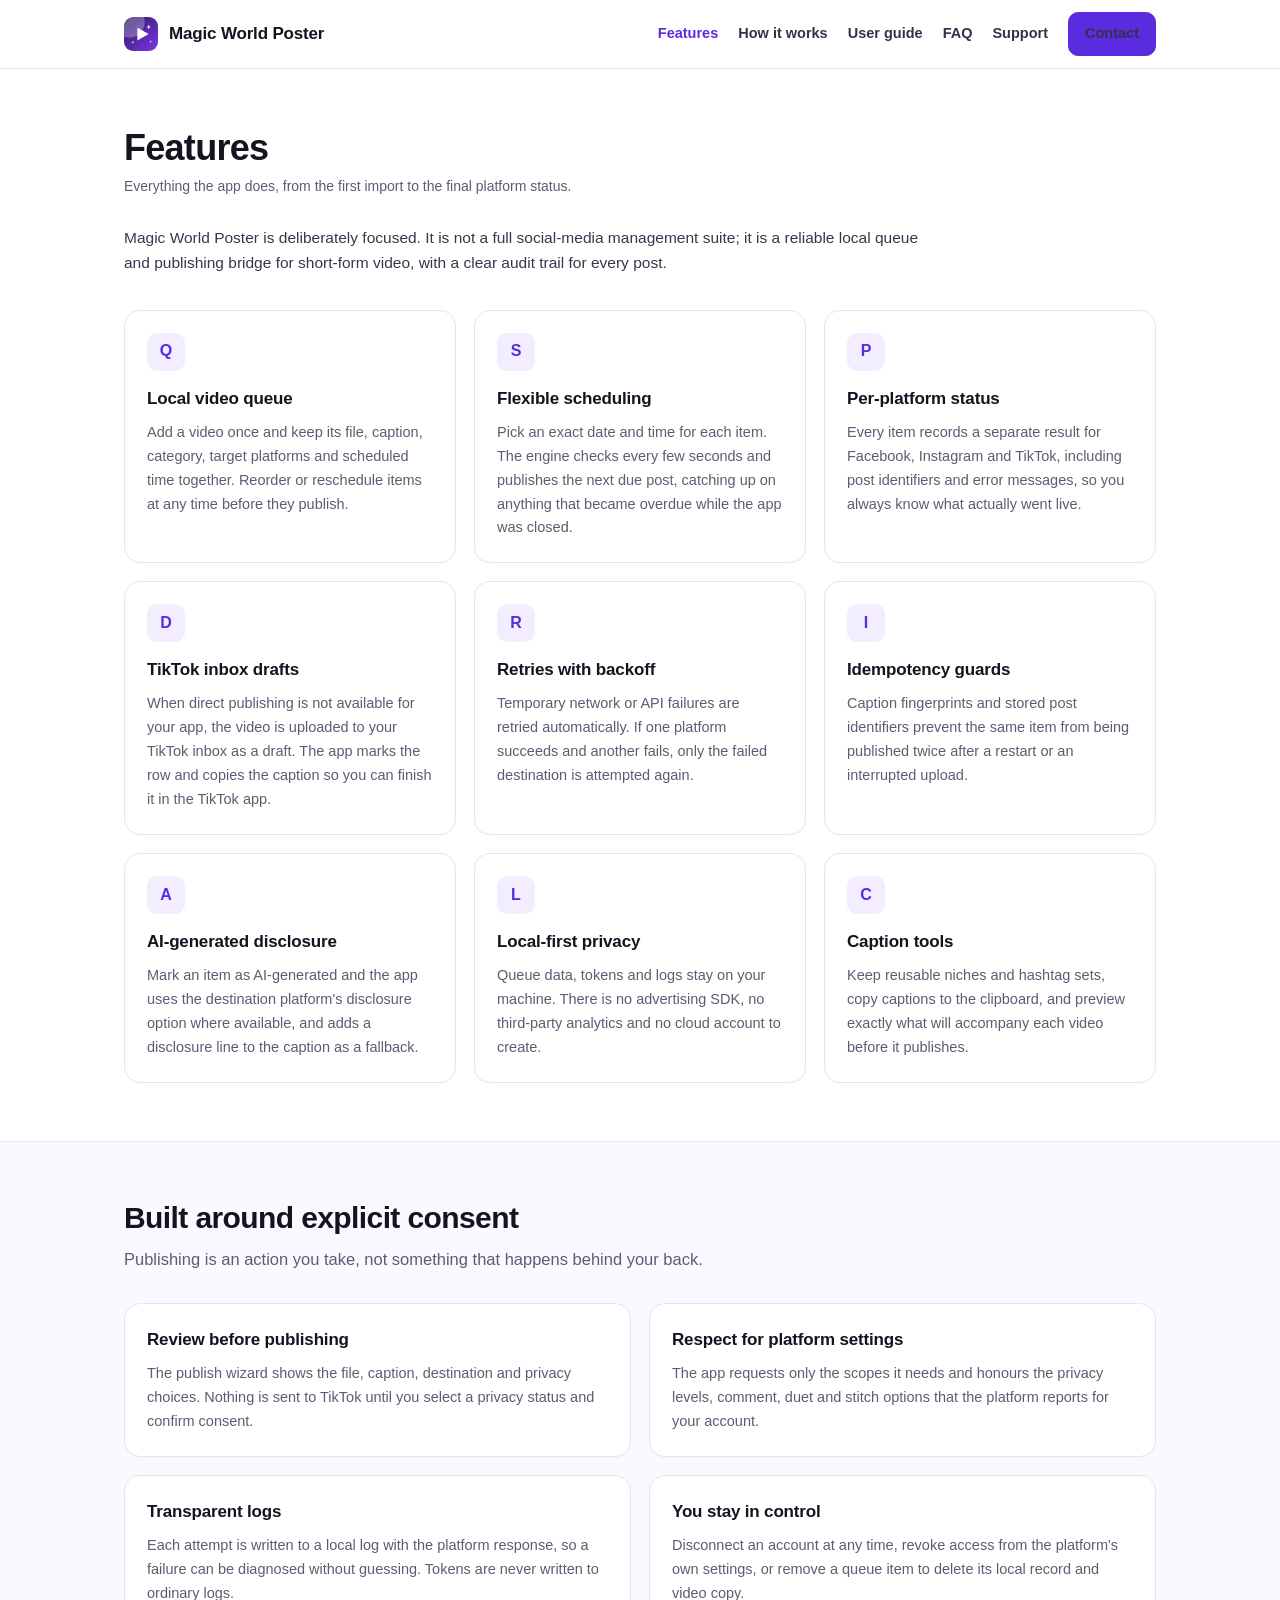
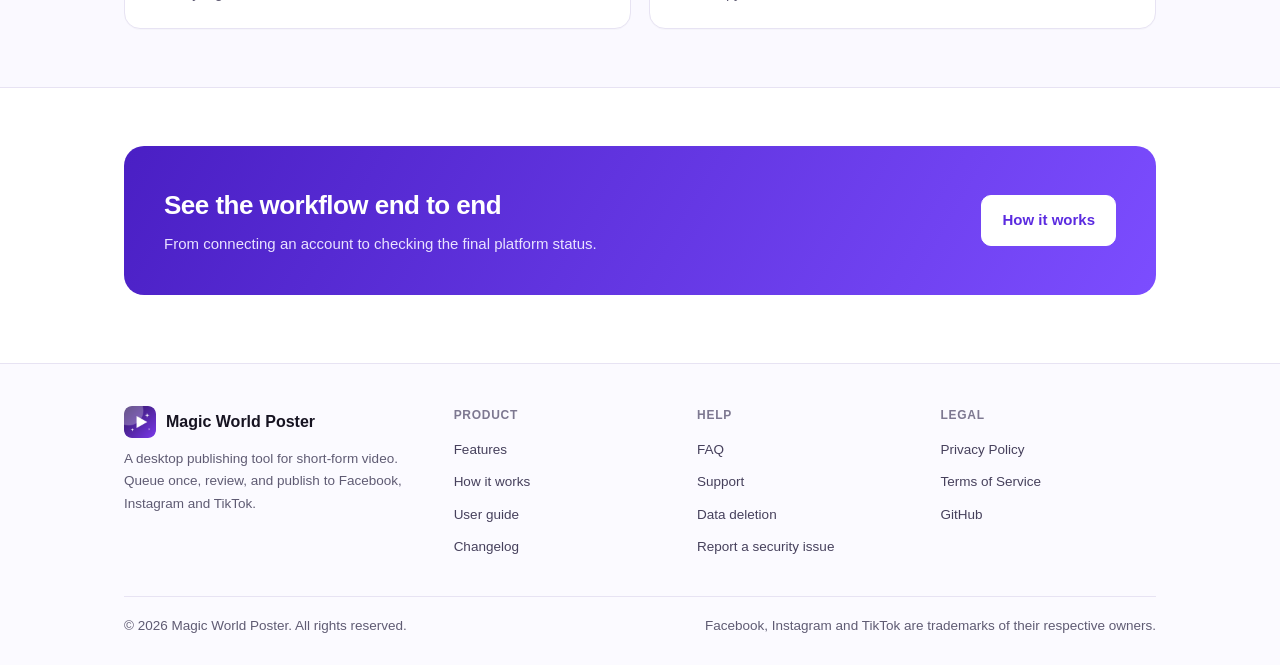
<file: features.html>
<!DOCTYPE html>
<html lang="en">
<head>
<meta charset="utf-8">
<meta name="viewport" content="width=device-width, initial-scale=1">
<title>Features — Magic World Poster</title>
<meta name="description" content="Features of Magic World Poster: local video queue, scheduling, per-platform status, TikTok drafts, safe retries, AI disclosure and privacy controls.">
<link rel="icon" href="favicon.ico" sizes="any">
<link rel="icon" type="image/png" sizes="32x32" href="assets/favicon-32x32.png">
<link rel="icon" type="image/png" sizes="16x16" href="assets/favicon-16x16.png">
<link rel="apple-touch-icon" href="assets/apple-touch-icon.png">
<link rel="manifest" href="site.webmanifest">
<meta name="theme-color" content="#5b2be0">
<link rel="stylesheet" href="styles.css">
</head>
<body>
<a class="skip" href="#main">Skip to content</a>

<header class="site-header">
  <div class="container inner">
    <a class="brand" href="index.html">
      <img src="assets/icon-192.png" alt="Magic World Poster app icon" width="34" height="34">
      Magic World Poster
    </a>
    <nav class="nav" aria-label="Main">
      <a href="features.html" aria-current="page">Features</a>
      <a href="how-it-works.html">How it works</a>
      <a href="docs.html">User guide</a>
      <a href="faq.html">FAQ</a>
      <a href="support.html">Support</a>
      <a class="btn" href="support.html">Contact</a>
    </nav>
  </div>
</header>

<main id="main">
  <section class="block">
    <div class="container">
      <div class="prose">
        <h1>Features</h1>
        <p class="updated">Everything the app does, from the first import to the final platform status.</p>
        <p>Magic World Poster is deliberately focused. It is not a full social-media management suite; it is a reliable local queue and publishing bridge for short-form video, with a clear audit trail for every post.</p>
      </div>

      <div class="grid" style="margin-top:34px">
        <div class="card">
          <div class="ico">Q</div>
          <h3>Local video queue</h3>
          <p>Add a video once and keep its file, caption, category, target platforms and scheduled time together. Reorder or reschedule items at any time before they publish.</p>
        </div>
        <div class="card">
          <div class="ico">S</div>
          <h3>Flexible scheduling</h3>
          <p>Pick an exact date and time for each item. The engine checks every few seconds and publishes the next due post, catching up on anything that became overdue while the app was closed.</p>
        </div>
        <div class="card">
          <div class="ico">P</div>
          <h3>Per-platform status</h3>
          <p>Every item records a separate result for Facebook, Instagram and TikTok, including post identifiers and error messages, so you always know what actually went live.</p>
        </div>
        <div class="card">
          <div class="ico">D</div>
          <h3>TikTok inbox drafts</h3>
          <p>When direct publishing is not available for your app, the video is uploaded to your TikTok inbox as a draft. The app marks the row and copies the caption so you can finish it in the TikTok app.</p>
        </div>
        <div class="card">
          <div class="ico">R</div>
          <h3>Retries with backoff</h3>
          <p>Temporary network or API failures are retried automatically. If one platform succeeds and another fails, only the failed destination is attempted again.</p>
        </div>
        <div class="card">
          <div class="ico">I</div>
          <h3>Idempotency guards</h3>
          <p>Caption fingerprints and stored post identifiers prevent the same item from being published twice after a restart or an interrupted upload.</p>
        </div>
        <div class="card">
          <div class="ico">A</div>
          <h3>AI-generated disclosure</h3>
          <p>Mark an item as AI-generated and the app uses the destination platform's disclosure option where available, and adds a disclosure line to the caption as a fallback.</p>
        </div>
        <div class="card">
          <div class="ico">L</div>
          <h3>Local-first privacy</h3>
          <p>Queue data, tokens and logs stay on your machine. There is no advertising SDK, no third-party analytics and no cloud account to create.</p>
        </div>
        <div class="card">
          <div class="ico">C</div>
          <h3>Caption tools</h3>
          <p>Keep reusable niches and hashtag sets, copy captions to the clipboard, and preview exactly what will accompany each video before it publishes.</p>
        </div>
      </div>
    </div>
  </section>

  <section class="block soft">
    <div class="container">
      <div class="section-head">
        <h2>Built around explicit consent</h2>
        <p>Publishing is an action you take, not something that happens behind your back.</p>
      </div>
      <div class="grid two">
        <div class="card">
          <h3>Review before publishing</h3>
          <p>The publish wizard shows the file, caption, destination and privacy choices. Nothing is sent to TikTok until you select a privacy status and confirm consent.</p>
        </div>
        <div class="card">
          <h3>Respect for platform settings</h3>
          <p>The app requests only the scopes it needs and honours the privacy levels, comment, duet and stitch options that the platform reports for your account.</p>
        </div>
        <div class="card">
          <h3>Transparent logs</h3>
          <p>Each attempt is written to a local log with the platform response, so a failure can be diagnosed without guessing. Tokens are never written to ordinary logs.</p>
        </div>
        <div class="card">
          <h3>You stay in control</h3>
          <p>Disconnect an account at any time, revoke access from the platform's own settings, or remove a queue item to delete its local record and video copy.</p>
        </div>
      </div>
    </div>
  </section>

  <section class="block">
    <div class="container">
      <div class="cta-band">
        <div>
          <h2>See the workflow end to end</h2>
          <p>From connecting an account to checking the final platform status.</p>
        </div>
        <a class="btn" href="how-it-works.html">How it works</a>
      </div>
    </div>
  </section>
</main>

<footer class="site-footer">
  <div class="container">
    <div class="footer-grid">
      <div>
        <div class="footer-brand">
          <img src="assets/icon-192.png" alt="">
          Magic World Poster
        </div>
        <p>A desktop publishing tool for short-form video. Queue once, review, and publish to Facebook, Instagram and TikTok.</p>
      </div>
      <div>
        <h4>Product</h4>
        <ul>
          <li><a href="features.html">Features</a></li>
          <li><a href="how-it-works.html">How it works</a></li>
          <li><a href="docs.html">User guide</a></li>
          <li><a href="changelog.html">Changelog</a></li>
        </ul>
      </div>
      <div>
        <h4>Help</h4>
        <ul>
          <li><a href="faq.html">FAQ</a></li>
          <li><a href="support.html">Support</a></li>
          <li><a href="support.html#data">Data deletion</a></li>
          <li><a href="support.html#security">Report a security issue</a></li>
        </ul>
      </div>
      <div>
        <h4>Legal</h4>
        <ul>
          <li><a href="privacy.html">Privacy Policy</a></li>
          <li><a href="terms.html">Terms of Service</a></li>
          <li><a href="https://github.com/SundarParajuli">GitHub</a></li>
        </ul>
      </div>
    </div>
    <div class="footer-bottom">
      <p>© 2026 Magic World Poster. All rights reserved.</p>
      <p>Facebook, Instagram and TikTok are trademarks of their respective owners.</p>
    </div>
  </div>
</footer>

</body>
</html>
</file>
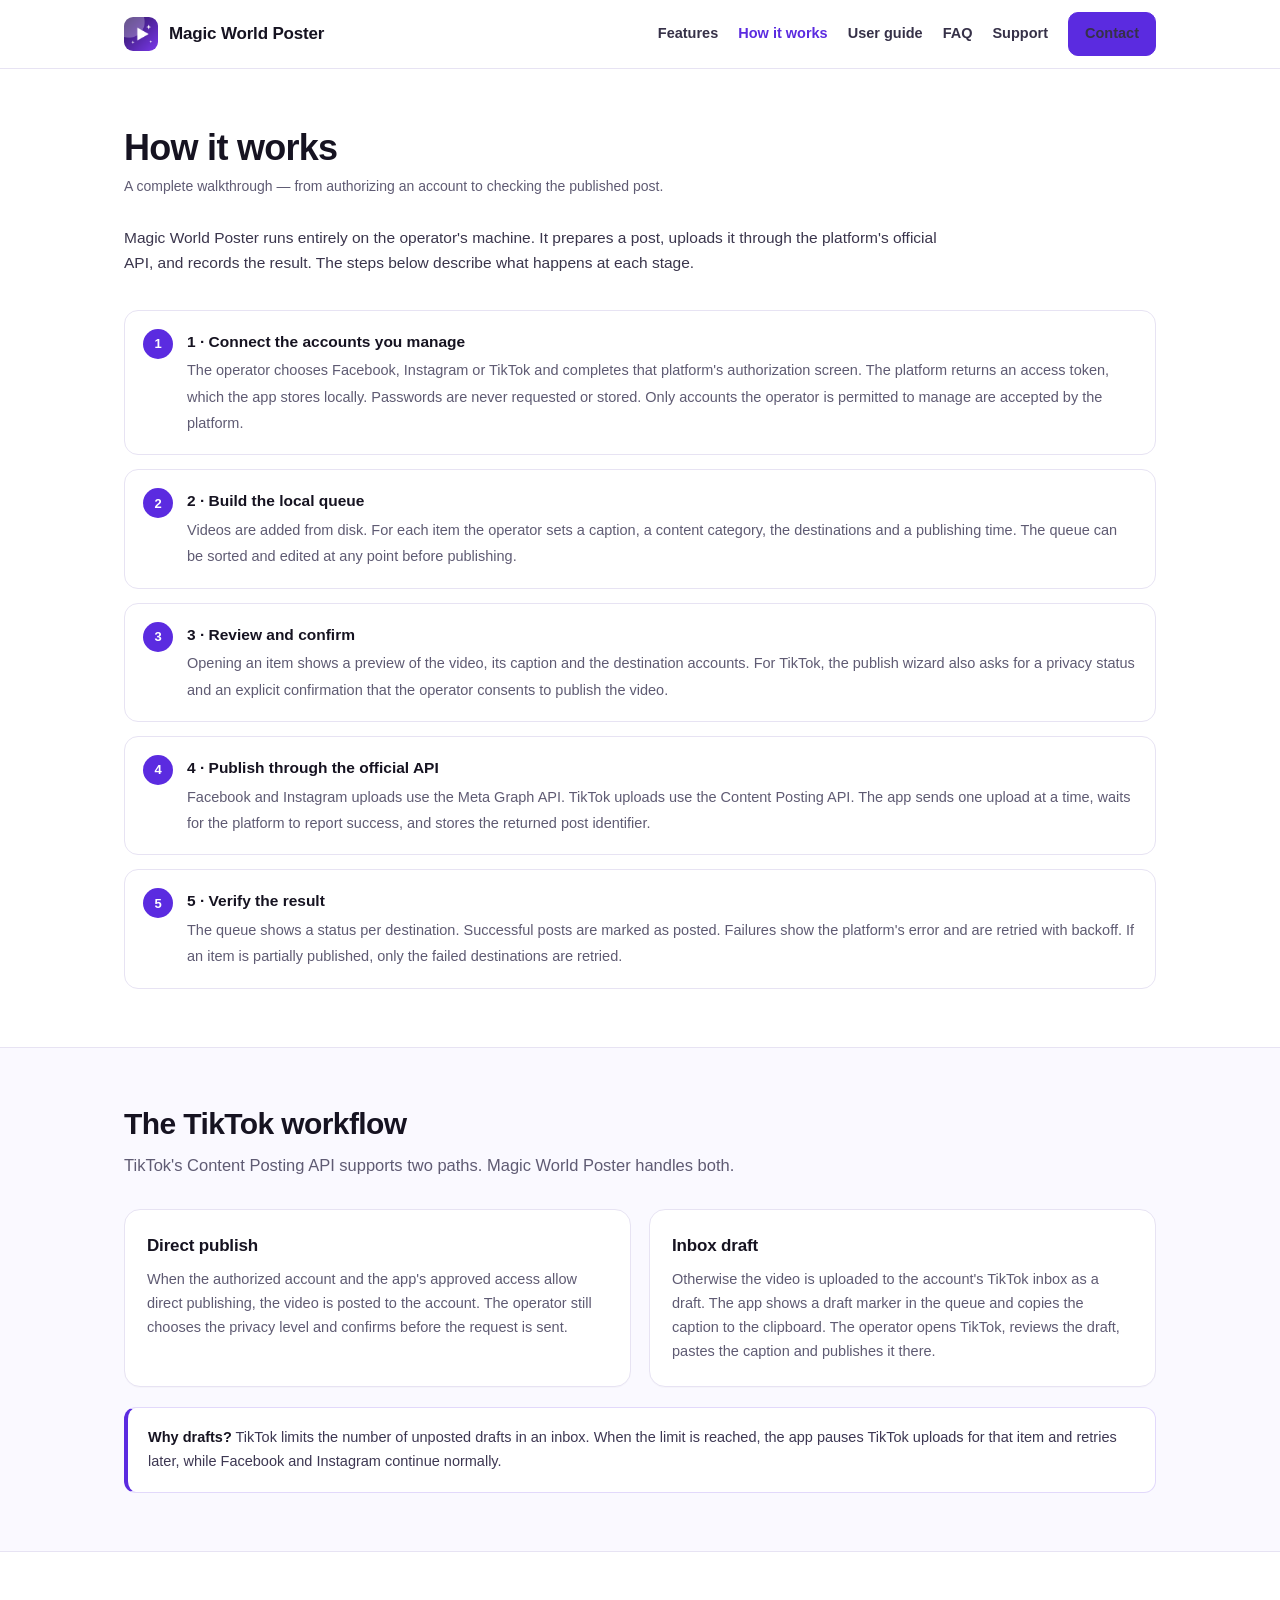
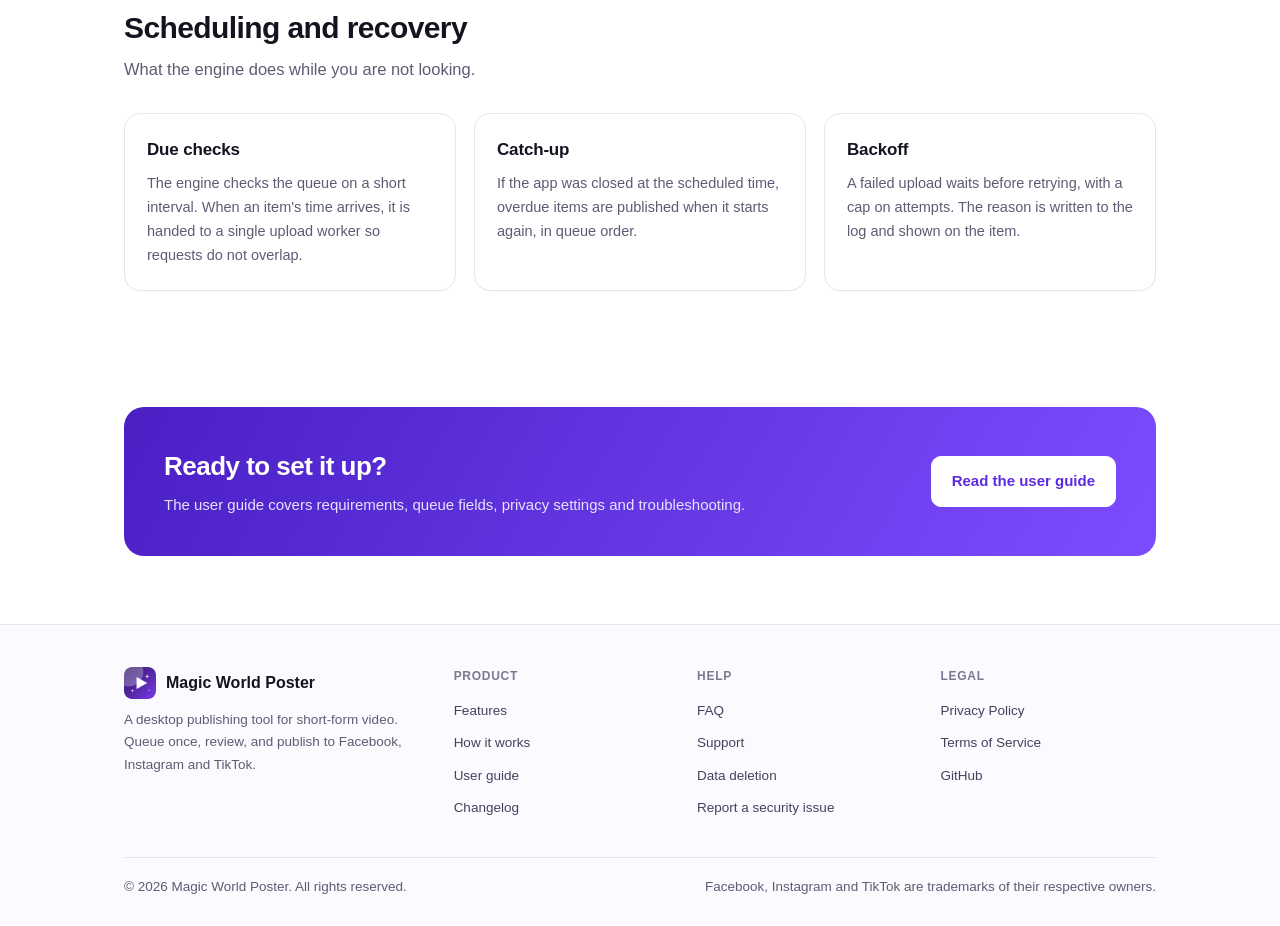
<file: how-it-works.html>
<!DOCTYPE html>
<html lang="en">
<head>
<meta charset="utf-8">
<meta name="viewport" content="width=device-width, initial-scale=1">
<title>How it works — Magic World Poster</title>
<meta name="description" content="How Magic World Poster connects accounts, schedules videos and publishes them to Facebook, Instagram and TikTok, including the TikTok draft workflow.">
<link rel="icon" href="favicon.ico" sizes="any">
<link rel="icon" type="image/png" sizes="32x32" href="assets/favicon-32x32.png">
<link rel="icon" type="image/png" sizes="16x16" href="assets/favicon-16x16.png">
<link rel="apple-touch-icon" href="assets/apple-touch-icon.png">
<link rel="manifest" href="site.webmanifest">
<meta name="theme-color" content="#5b2be0">
<link rel="stylesheet" href="styles.css">
</head>
<body>
<a class="skip" href="#main">Skip to content</a>

<header class="site-header">
  <div class="container inner">
    <a class="brand" href="index.html">
      <img src="assets/icon-192.png" alt="Magic World Poster app icon" width="34" height="34">
      Magic World Poster
    </a>
    <nav class="nav" aria-label="Main">
      <a href="features.html">Features</a>
      <a href="how-it-works.html" aria-current="page">How it works</a>
      <a href="docs.html">User guide</a>
      <a href="faq.html">FAQ</a>
      <a href="support.html">Support</a>
      <a class="btn" href="support.html">Contact</a>
    </nav>
  </div>
</header>

<main id="main">
  <section class="block">
    <div class="container">
      <div class="prose">
        <h1>How it works</h1>
        <p class="updated">A complete walkthrough — from authorizing an account to checking the published post.</p>
        <p>Magic World Poster runs entirely on the operator's machine. It prepares a post, uploads it through the platform's official API, and records the result. The steps below describe what happens at each stage.</p>
      </div>

      <ol class="steps-list" style="margin-top:34px">
        <li>
          <b>1 · Connect the accounts you manage</b>
          <span>
            The operator chooses Facebook, Instagram or TikTok and completes that platform's authorization screen.
            The platform returns an access token, which the app stores locally. Passwords are never requested or stored.
            Only accounts the operator is permitted to manage are accepted by the platform.
          </span>
        </li>
        <li>
          <b>2 · Build the local queue</b>
          <span>
            Videos are added from disk. For each item the operator sets a caption, a content category, the destinations
            and a publishing time. The queue can be sorted and edited at any point before publishing.
          </span>
        </li>
        <li>
          <b>3 · Review and confirm</b>
          <span>
            Opening an item shows a preview of the video, its caption and the destination accounts. For TikTok, the
            publish wizard also asks for a privacy status and an explicit confirmation that the operator consents to
            publish the video.
          </span>
        </li>
        <li>
          <b>4 · Publish through the official API</b>
          <span>
            Facebook and Instagram uploads use the Meta Graph API. TikTok uploads use the Content Posting API. The app
            sends one upload at a time, waits for the platform to report success, and stores the returned post identifier.
          </span>
        </li>
        <li>
          <b>5 · Verify the result</b>
          <span>
            The queue shows a status per destination. Successful posts are marked as posted. Failures show the platform's
            error and are retried with backoff. If an item is partially published, only the failed destinations are retried.
          </span>
        </li>
      </ol>
    </div>
  </section>

  <section class="block soft">
    <div class="container">
      <div class="section-head">
        <h2>The TikTok workflow</h2>
        <p>TikTok's Content Posting API supports two paths. Magic World Poster handles both.</p>
      </div>
      <div class="grid two">
        <div class="card">
          <h3>Direct publish</h3>
          <p>When the authorized account and the app's approved access allow direct publishing, the video is posted to the account. The operator still chooses the privacy level and confirms before the request is sent.</p>
        </div>
        <div class="card">
          <h3>Inbox draft</h3>
          <p>Otherwise the video is uploaded to the account's TikTok inbox as a draft. The app shows a draft marker in the queue and copies the caption to the clipboard. The operator opens TikTok, reviews the draft, pastes the caption and publishes it there.</p>
        </div>
      </div>
      <div class="notice" style="margin-top:20px">
        <strong>Why drafts?</strong> TikTok limits the number of unposted drafts in an inbox. When the limit is reached, the app pauses TikTok uploads for that item and retries later, while Facebook and Instagram continue normally.
      </div>
    </div>
  </section>

  <section class="block">
    <div class="container">
      <div class="section-head">
        <h2>Scheduling and recovery</h2>
        <p>What the engine does while you are not looking.</p>
      </div>
      <div class="grid">
        <div class="card">
          <h3>Due checks</h3>
          <p>The engine checks the queue on a short interval. When an item's time arrives, it is handed to a single upload worker so requests do not overlap.</p>
        </div>
        <div class="card">
          <h3>Catch-up</h3>
          <p>If the app was closed at the scheduled time, overdue items are published when it starts again, in queue order.</p>
        </div>
        <div class="card">
          <h3>Backoff</h3>
          <p>A failed upload waits before retrying, with a cap on attempts. The reason is written to the log and shown on the item.</p>
        </div>
      </div>
    </div>
  </section>

  <section class="block">
    <div class="container">
      <div class="cta-band">
        <div>
          <h2>Ready to set it up?</h2>
          <p>The user guide covers requirements, queue fields, privacy settings and troubleshooting.</p>
        </div>
        <a class="btn" href="docs.html">Read the user guide</a>
      </div>
    </div>
  </section>
</main>

<footer class="site-footer">
  <div class="container">
    <div class="footer-grid">
      <div>
        <div class="footer-brand">
          <img src="assets/icon-192.png" alt="">
          Magic World Poster
        </div>
        <p>A desktop publishing tool for short-form video. Queue once, review, and publish to Facebook, Instagram and TikTok.</p>
      </div>
      <div>
        <h4>Product</h4>
        <ul>
          <li><a href="features.html">Features</a></li>
          <li><a href="how-it-works.html">How it works</a></li>
          <li><a href="docs.html">User guide</a></li>
          <li><a href="changelog.html">Changelog</a></li>
        </ul>
      </div>
      <div>
        <h4>Help</h4>
        <ul>
          <li><a href="faq.html">FAQ</a></li>
          <li><a href="support.html">Support</a></li>
          <li><a href="support.html#data">Data deletion</a></li>
          <li><a href="support.html#security">Report a security issue</a></li>
        </ul>
      </div>
      <div>
        <h4>Legal</h4>
        <ul>
          <li><a href="privacy.html">Privacy Policy</a></li>
          <li><a href="terms.html">Terms of Service</a></li>
          <li><a href="https://github.com/SundarParajuli">GitHub</a></li>
        </ul>
      </div>
    </div>
    <div class="footer-bottom">
      <p>© 2026 Magic World Poster. All rights reserved.</p>
      <p>Facebook, Instagram and TikTok are trademarks of their respective owners.</p>
    </div>
  </div>
</footer>

</body>
</html>
</file>
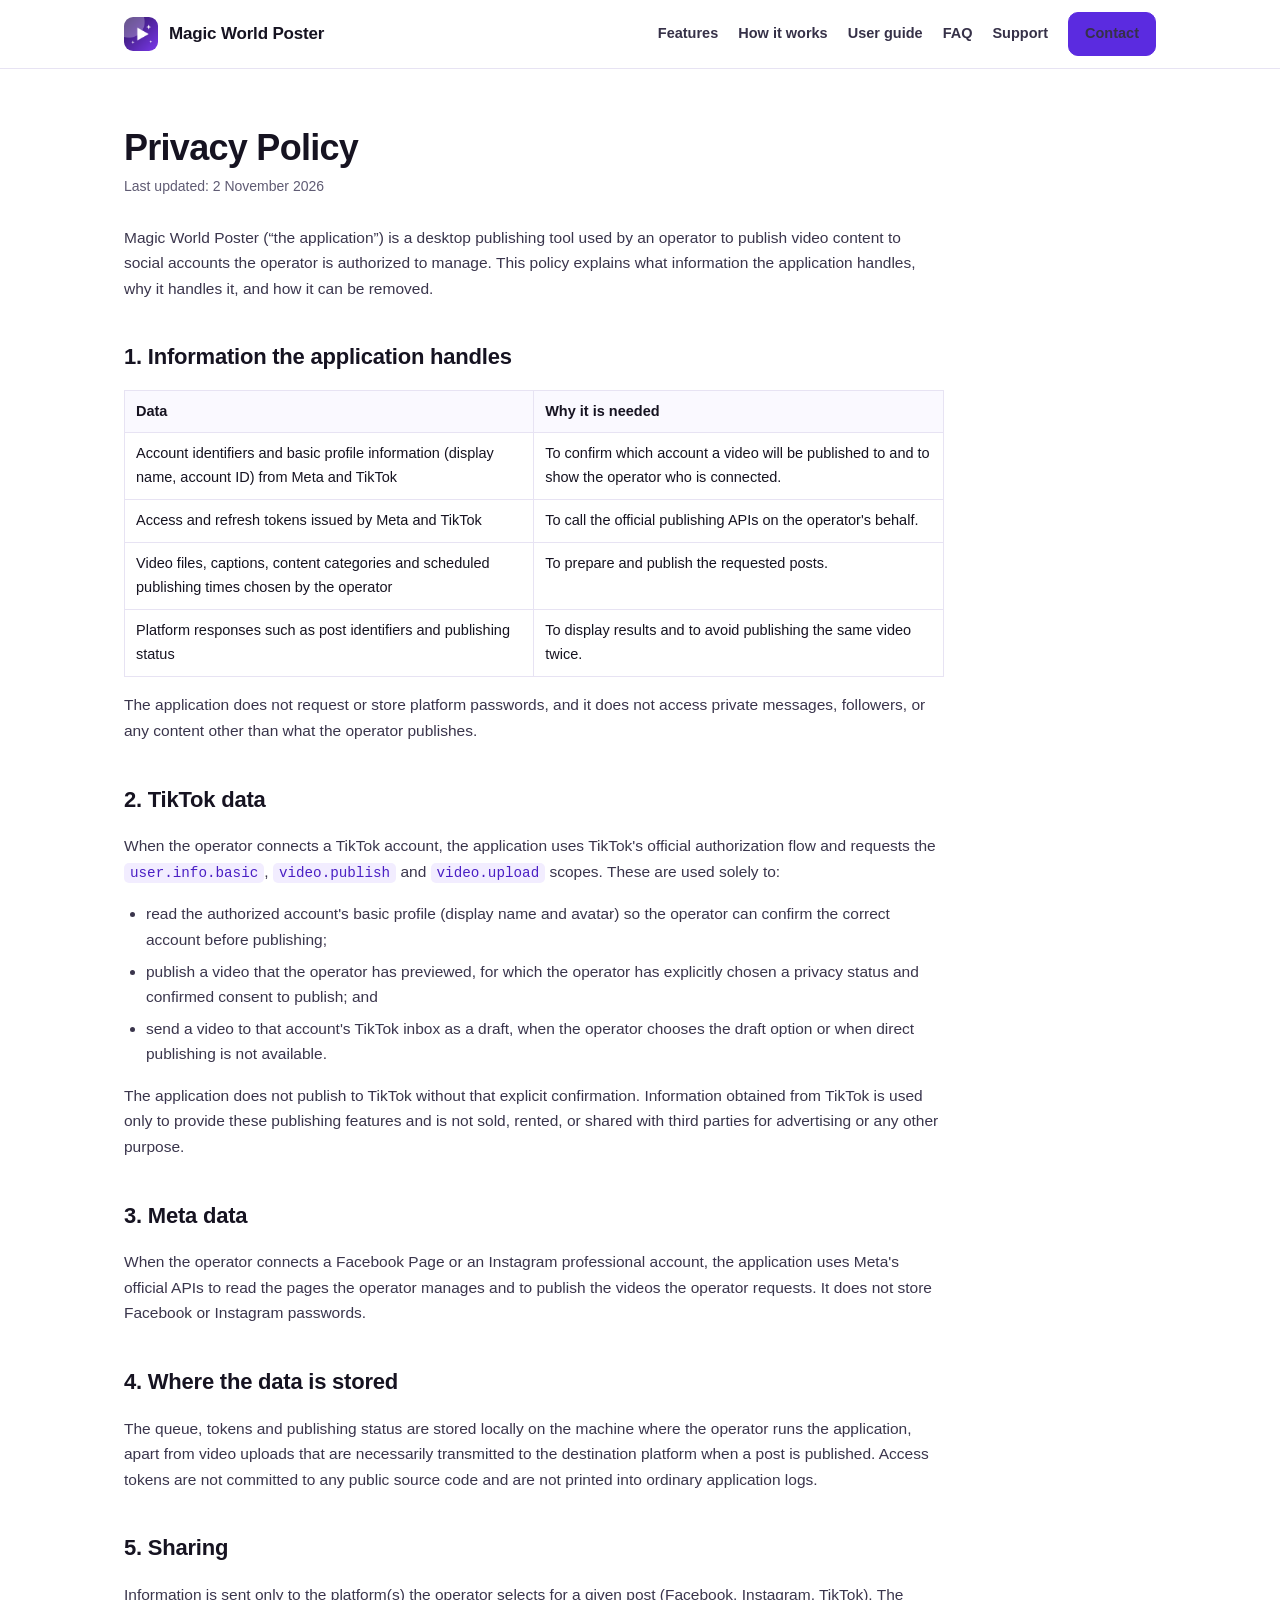
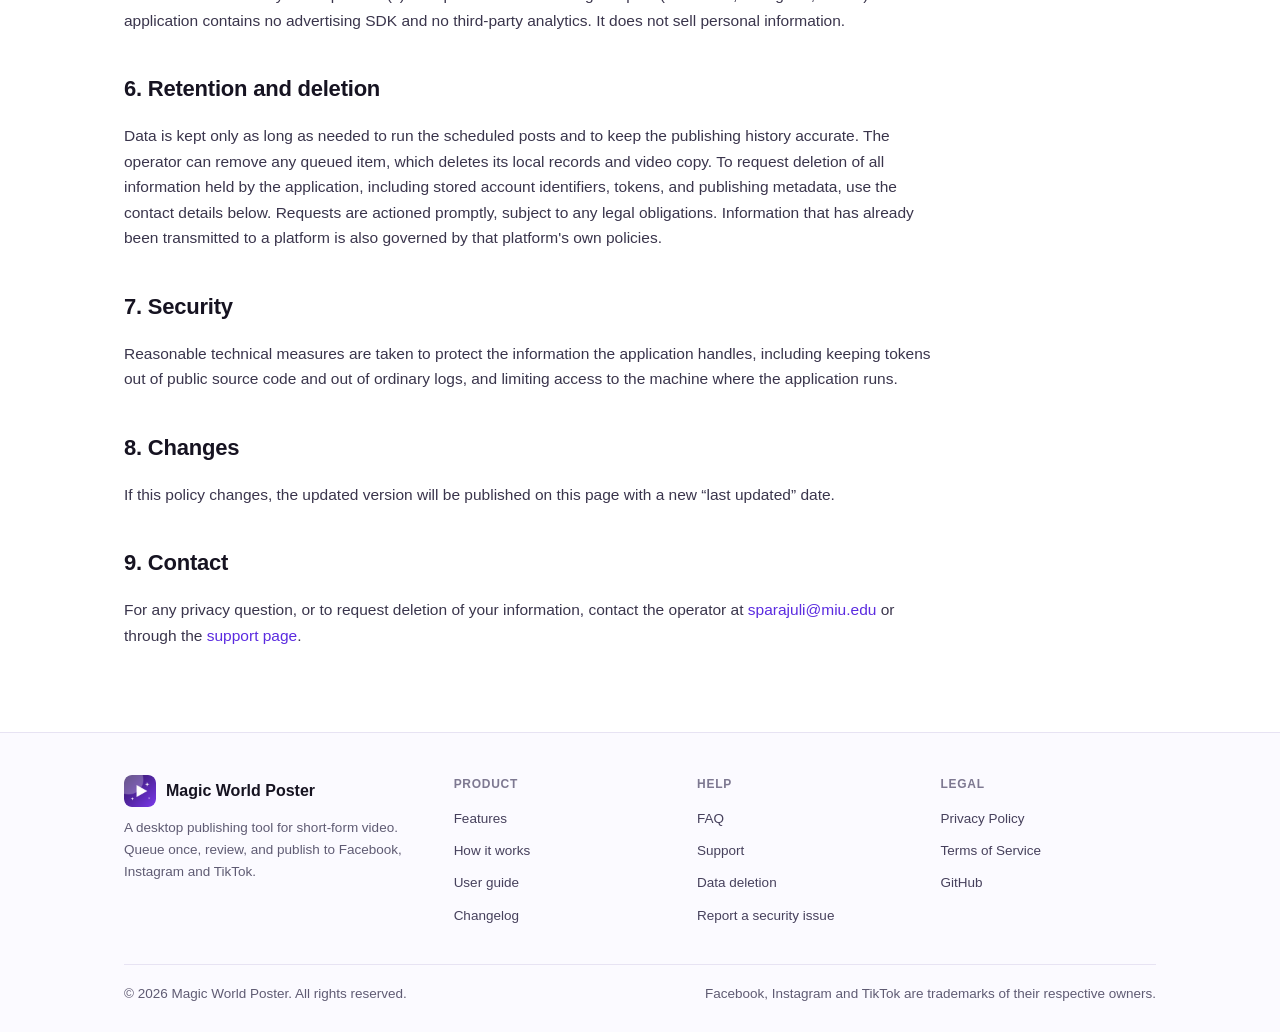
<file: privacy.html>
<!DOCTYPE html>
<html lang="en">
<head>
<meta charset="utf-8">
<meta name="viewport" content="width=device-width, initial-scale=1">
<title>Privacy Policy — Magic World Poster</title>
<meta name="description" content="Privacy Policy for Magic World Poster: what data the desktop app handles, where it is stored, and how to delete it.">
<link rel="icon" href="favicon.ico" sizes="any">
<link rel="icon" type="image/png" sizes="32x32" href="assets/favicon-32x32.png">
<link rel="icon" type="image/png" sizes="16x16" href="assets/favicon-16x16.png">
<link rel="apple-touch-icon" href="assets/apple-touch-icon.png">
<link rel="manifest" href="site.webmanifest">
<meta name="theme-color" content="#5b2be0">
<link rel="stylesheet" href="styles.css">
</head>
<body>
<a class="skip" href="#main">Skip to content</a>

<header class="site-header">
  <div class="container inner">
    <a class="brand" href="index.html">
      <img src="assets/icon-192.png" alt="Magic World Poster app icon" width="34" height="34">
      Magic World Poster
    </a>
    <nav class="nav" aria-label="Main">
      <a href="features.html">Features</a>
      <a href="how-it-works.html">How it works</a>
      <a href="docs.html">User guide</a>
      <a href="faq.html">FAQ</a>
      <a href="support.html">Support</a>
      <a class="btn" href="support.html">Contact</a>
    </nav>
  </div>
</header>

<main id="main">
  <section class="block">
    <div class="container">
      <div class="prose">
        <h1>Privacy Policy</h1>
        <p class="updated">Last updated: 2 November 2026</p>

        <p>Magic World Poster (“the application”) is a desktop publishing tool used by an operator to publish video content to social accounts the operator is authorized to manage. This policy explains what information the application handles, why it handles it, and how it can be removed.</p>

        <h2>1. Information the application handles</h2>
        <table>
          <tr><th>Data</th><th>Why it is needed</th></tr>
          <tr>
            <td>Account identifiers and basic profile information (display name, account ID) from Meta and TikTok</td>
            <td>To confirm which account a video will be published to and to show the operator who is connected.</td>
          </tr>
          <tr>
            <td>Access and refresh tokens issued by Meta and TikTok</td>
            <td>To call the official publishing APIs on the operator's behalf.</td>
          </tr>
          <tr>
            <td>Video files, captions, content categories and scheduled publishing times chosen by the operator</td>
            <td>To prepare and publish the requested posts.</td>
          </tr>
          <tr>
            <td>Platform responses such as post identifiers and publishing status</td>
            <td>To display results and to avoid publishing the same video twice.</td>
          </tr>
        </table>
        <p>The application does not request or store platform passwords, and it does not access private messages, followers, or any content other than what the operator publishes.</p>

        <h2>2. TikTok data</h2>
        <p>When the operator connects a TikTok account, the application uses TikTok's official authorization flow and requests the <code>user.info.basic</code>, <code>video.publish</code> and <code>video.upload</code> scopes. These are used solely to:</p>
        <ul>
          <li>read the authorized account's basic profile (display name and avatar) so the operator can confirm the correct account before publishing;</li>
          <li>publish a video that the operator has previewed, for which the operator has explicitly chosen a privacy status and confirmed consent to publish; and</li>
          <li>send a video to that account's TikTok inbox as a draft, when the operator chooses the draft option or when direct publishing is not available.</li>
        </ul>
        <p>The application does not publish to TikTok without that explicit confirmation. Information obtained from TikTok is used only to provide these publishing features and is not sold, rented, or shared with third parties for advertising or any other purpose.</p>

        <h2>3. Meta data</h2>
        <p>When the operator connects a Facebook Page or an Instagram professional account, the application uses Meta's official APIs to read the pages the operator manages and to publish the videos the operator requests. It does not store Facebook or Instagram passwords.</p>

        <h2>4. Where the data is stored</h2>
        <p>The queue, tokens and publishing status are stored locally on the machine where the operator runs the application, apart from video uploads that are necessarily transmitted to the destination platform when a post is published. Access tokens are not committed to any public source code and are not printed into ordinary application logs.</p>

        <h2>5. Sharing</h2>
        <p>Information is sent only to the platform(s) the operator selects for a given post (Facebook, Instagram, TikTok). The application contains no advertising SDK and no third-party analytics. It does not sell personal information.</p>

        <h2>6. Retention and deletion</h2>
        <p>Data is kept only as long as needed to run the scheduled posts and to keep the publishing history accurate. The operator can remove any queued item, which deletes its local records and video copy. To request deletion of all information held by the application, including stored account identifiers, tokens, and publishing metadata, use the contact details below. Requests are actioned promptly, subject to any legal obligations. Information that has already been transmitted to a platform is also governed by that platform's own policies.</p>

        <h2>7. Security</h2>
        <p>Reasonable technical measures are taken to protect the information the application handles, including keeping tokens out of public source code and out of ordinary logs, and limiting access to the machine where the application runs.</p>

        <h2>8. Changes</h2>
        <p>If this policy changes, the updated version will be published on this page with a new “last updated” date.</p>

        <h2>9. Contact</h2>
        <p>For any privacy question, or to request deletion of your information, contact the operator at <a href="mailto:sparajuli@miu.edu">sparajuli@miu.edu</a> or through the <a href="support.html#data">support page</a>.</p>
      </div>
    </div>
  </section>
</main>

<footer class="site-footer">
  <div class="container">
    <div class="footer-grid">
      <div>
        <div class="footer-brand">
          <img src="assets/icon-192.png" alt="">
          Magic World Poster
        </div>
        <p>A desktop publishing tool for short-form video. Queue once, review, and publish to Facebook, Instagram and TikTok.</p>
      </div>
      <div>
        <h4>Product</h4>
        <ul>
          <li><a href="features.html">Features</a></li>
          <li><a href="how-it-works.html">How it works</a></li>
          <li><a href="docs.html">User guide</a></li>
          <li><a href="changelog.html">Changelog</a></li>
        </ul>
      </div>
      <div>
        <h4>Help</h4>
        <ul>
          <li><a href="faq.html">FAQ</a></li>
          <li><a href="support.html">Support</a></li>
          <li><a href="support.html#data">Data deletion</a></li>
          <li><a href="support.html#security">Report a security issue</a></li>
        </ul>
      </div>
      <div>
        <h4>Legal</h4>
        <ul>
          <li><a href="privacy.html">Privacy Policy</a></li>
          <li><a href="terms.html">Terms of Service</a></li>
          <li><a href="https://github.com/SundarParajuli">GitHub</a></li>
        </ul>
      </div>
    </div>
    <div class="footer-bottom">
      <p>© 2026 Magic World Poster. All rights reserved.</p>
      <p>Facebook, Instagram and TikTok are trademarks of their respective owners.</p>
    </div>
  </div>
</footer>

</body>
</html>
</file>
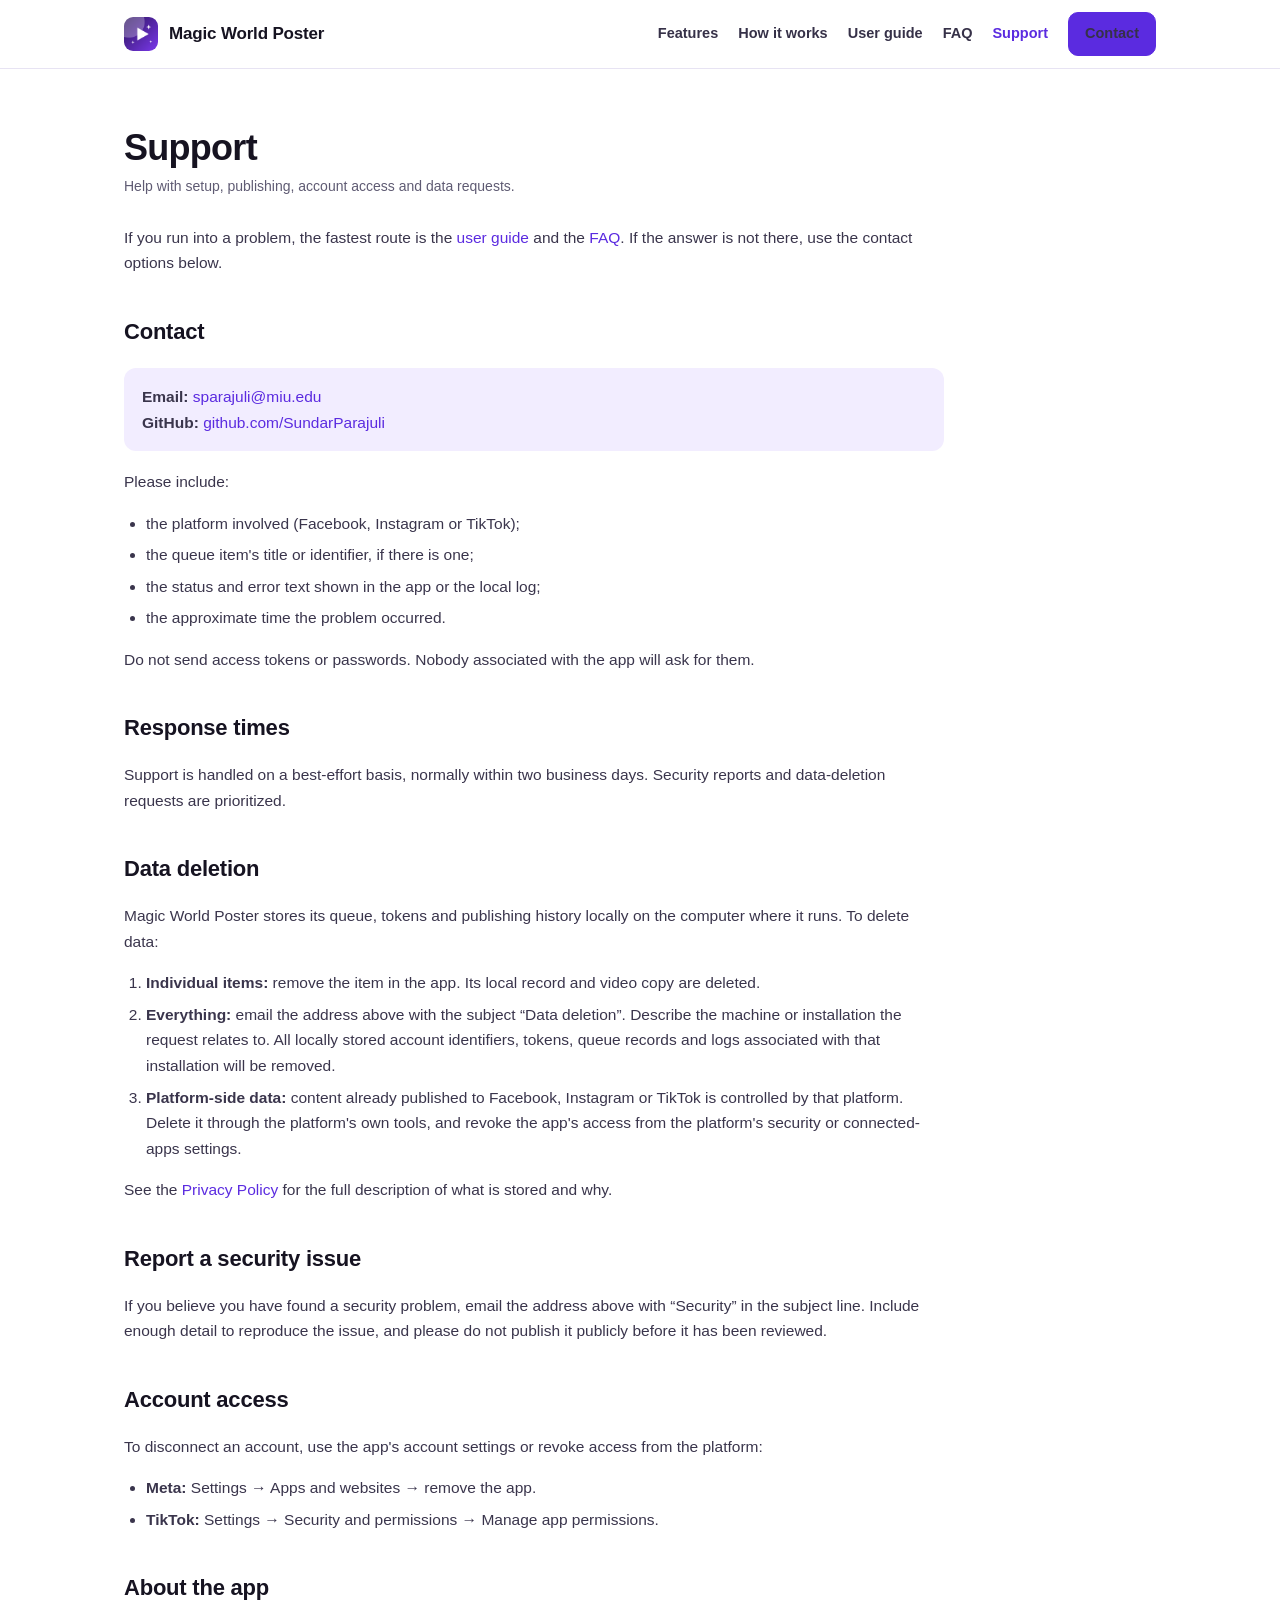
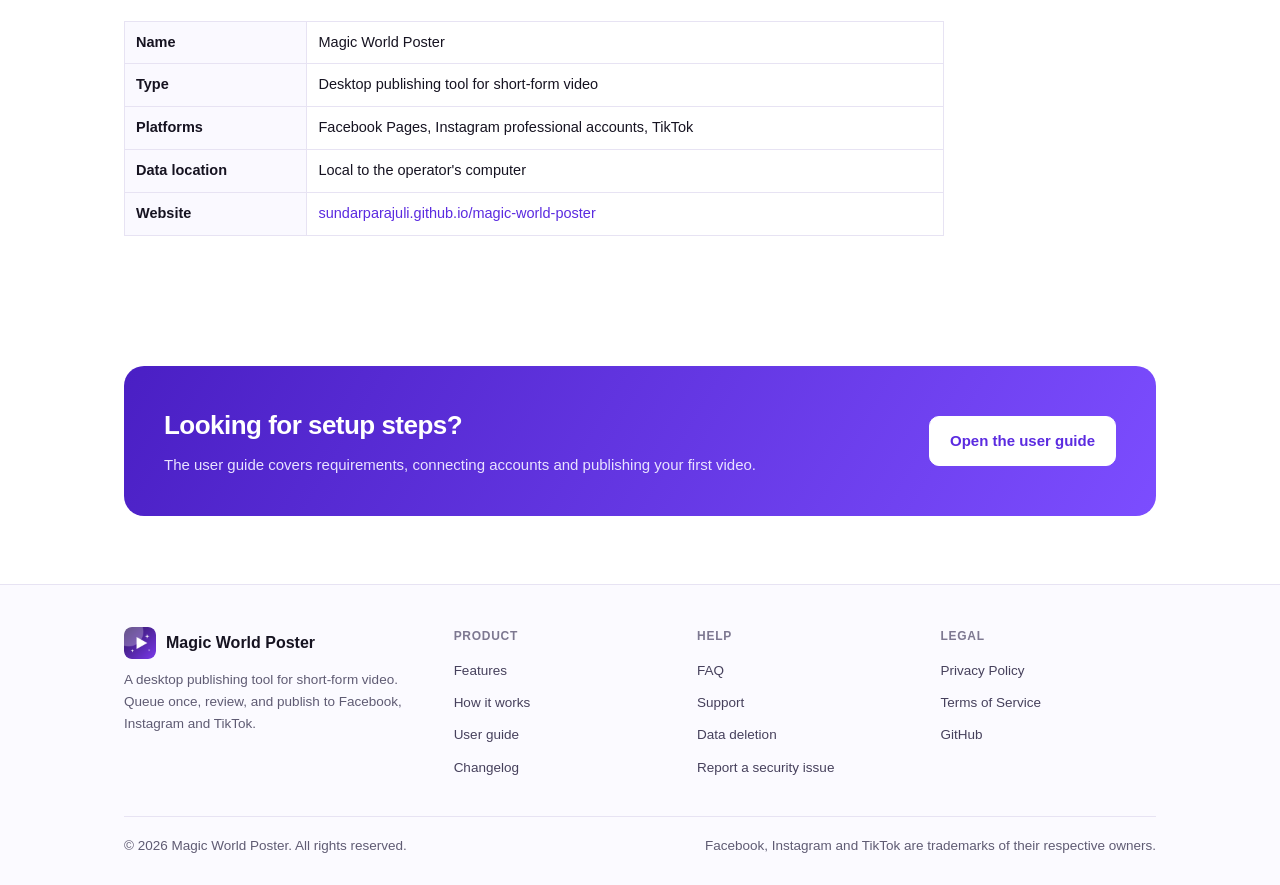
<file: support.html>
<!DOCTYPE html>
<html lang="en">
<head>
<meta charset="utf-8">
<meta name="viewport" content="width=device-width, initial-scale=1">
<title>Support — Magic World Poster</title>
<meta name="description" content="Contact and support for Magic World Poster, including data deletion and security reporting.">
<link rel="icon" href="favicon.ico" sizes="any">
<link rel="icon" type="image/png" sizes="32x32" href="assets/favicon-32x32.png">
<link rel="icon" type="image/png" sizes="16x16" href="assets/favicon-16x16.png">
<link rel="apple-touch-icon" href="assets/apple-touch-icon.png">
<link rel="manifest" href="site.webmanifest">
<meta name="theme-color" content="#5b2be0">
<link rel="stylesheet" href="styles.css">
</head>
<body>
<a class="skip" href="#main">Skip to content</a>

<header class="site-header">
  <div class="container inner">
    <a class="brand" href="index.html">
      <img src="assets/icon-192.png" alt="Magic World Poster app icon" width="34" height="34">
      Magic World Poster
    </a>
    <nav class="nav" aria-label="Main">
      <a href="features.html">Features</a>
      <a href="how-it-works.html">How it works</a>
      <a href="docs.html">User guide</a>
      <a href="faq.html">FAQ</a>
      <a href="support.html" aria-current="page">Support</a>
      <a class="btn" href="#contact">Contact</a>
    </nav>
  </div>
</header>

<main id="main">
  <section class="block">
    <div class="container">
      <div class="prose">
        <h1>Support</h1>
        <p class="updated">Help with setup, publishing, account access and data requests.</p>
        <p>If you run into a problem, the fastest route is the <a href="docs.html">user guide</a> and the <a href="faq.html">FAQ</a>. If the answer is not there, use the contact options below.</p>

        <h2 id="contact">Contact</h2>
        <div class="callout">
          <p><strong>Email:</strong> <a href="mailto:sparajuli@miu.edu">sparajuli@miu.edu</a><br>
          <strong>GitHub:</strong> <a href="https://github.com/SundarParajuli">github.com/SundarParajuli</a></p>
        </div>
        <p>Please include:</p>
        <ul>
          <li>the platform involved (Facebook, Instagram or TikTok);</li>
          <li>the queue item's title or identifier, if there is one;</li>
          <li>the status and error text shown in the app or the local log;</li>
          <li>the approximate time the problem occurred.</li>
        </ul>
        <p>Do not send access tokens or passwords. Nobody associated with the app will ask for them.</p>

        <h2>Response times</h2>
        <p>Support is handled on a best-effort basis, normally within two business days. Security reports and data-deletion requests are prioritized.</p>

        <h2 id="data">Data deletion</h2>
        <p>Magic World Poster stores its queue, tokens and publishing history locally on the computer where it runs. To delete data:</p>
        <ol>
          <li><strong>Individual items:</strong> remove the item in the app. Its local record and video copy are deleted.</li>
          <li><strong>Everything:</strong> email the address above with the subject “Data deletion”. Describe the machine or installation the request relates to. All locally stored account identifiers, tokens, queue records and logs associated with that installation will be removed.</li>
          <li><strong>Platform-side data:</strong> content already published to Facebook, Instagram or TikTok is controlled by that platform. Delete it through the platform's own tools, and revoke the app's access from the platform's security or connected-apps settings.</li>
        </ol>
        <p>See the <a href="privacy.html">Privacy Policy</a> for the full description of what is stored and why.</p>

        <h2 id="security">Report a security issue</h2>
        <p>If you believe you have found a security problem, email the address above with “Security” in the subject line. Include enough detail to reproduce the issue, and please do not publish it publicly before it has been reviewed.</p>

        <h2>Account access</h2>
        <p>To disconnect an account, use the app's account settings or revoke access from the platform:</p>
        <ul>
          <li><strong>Meta:</strong> Settings → Apps and websites → remove the app.</li>
          <li><strong>TikTok:</strong> Settings → Security and permissions → Manage app permissions.</li>
        </ul>

        <h2>About the app</h2>
        <table>
          <tr><th>Name</th><td>Magic World Poster</td></tr>
          <tr><th>Type</th><td>Desktop publishing tool for short-form video</td></tr>
          <tr><th>Platforms</th><td>Facebook Pages, Instagram professional accounts, TikTok</td></tr>
          <tr><th>Data location</th><td>Local to the operator's computer</td></tr>
          <tr><th>Website</th><td><a href="index.html">sundarparajuli.github.io/magic-world-poster</a></td></tr>
        </table>
      </div>
    </div>
  </section>

  <section class="block">
    <div class="container">
      <div class="cta-band">
        <div>
          <h2>Looking for setup steps?</h2>
          <p>The user guide covers requirements, connecting accounts and publishing your first video.</p>
        </div>
        <a class="btn" href="docs.html">Open the user guide</a>
      </div>
    </div>
  </section>
</main>

<footer class="site-footer">
  <div class="container">
    <div class="footer-grid">
      <div>
        <div class="footer-brand">
          <img src="assets/icon-192.png" alt="">
          Magic World Poster
        </div>
        <p>A desktop publishing tool for short-form video. Queue once, review, and publish to Facebook, Instagram and TikTok.</p>
      </div>
      <div>
        <h4>Product</h4>
        <ul>
          <li><a href="features.html">Features</a></li>
          <li><a href="how-it-works.html">How it works</a></li>
          <li><a href="docs.html">User guide</a></li>
          <li><a href="changelog.html">Changelog</a></li>
        </ul>
      </div>
      <div>
        <h4>Help</h4>
        <ul>
          <li><a href="faq.html">FAQ</a></li>
          <li><a href="support.html">Support</a></li>
          <li><a href="support.html#data">Data deletion</a></li>
          <li><a href="support.html#security">Report a security issue</a></li>
        </ul>
      </div>
      <div>
        <h4>Legal</h4>
        <ul>
          <li><a href="privacy.html">Privacy Policy</a></li>
          <li><a href="terms.html">Terms of Service</a></li>
          <li><a href="https://github.com/SundarParajuli">GitHub</a></li>
        </ul>
      </div>
    </div>
    <div class="footer-bottom">
      <p>© 2026 Magic World Poster. All rights reserved.</p>
      <p>Facebook, Instagram and TikTok are trademarks of their respective owners.</p>
    </div>
  </div>
</footer>

</body>
</html>
</file>
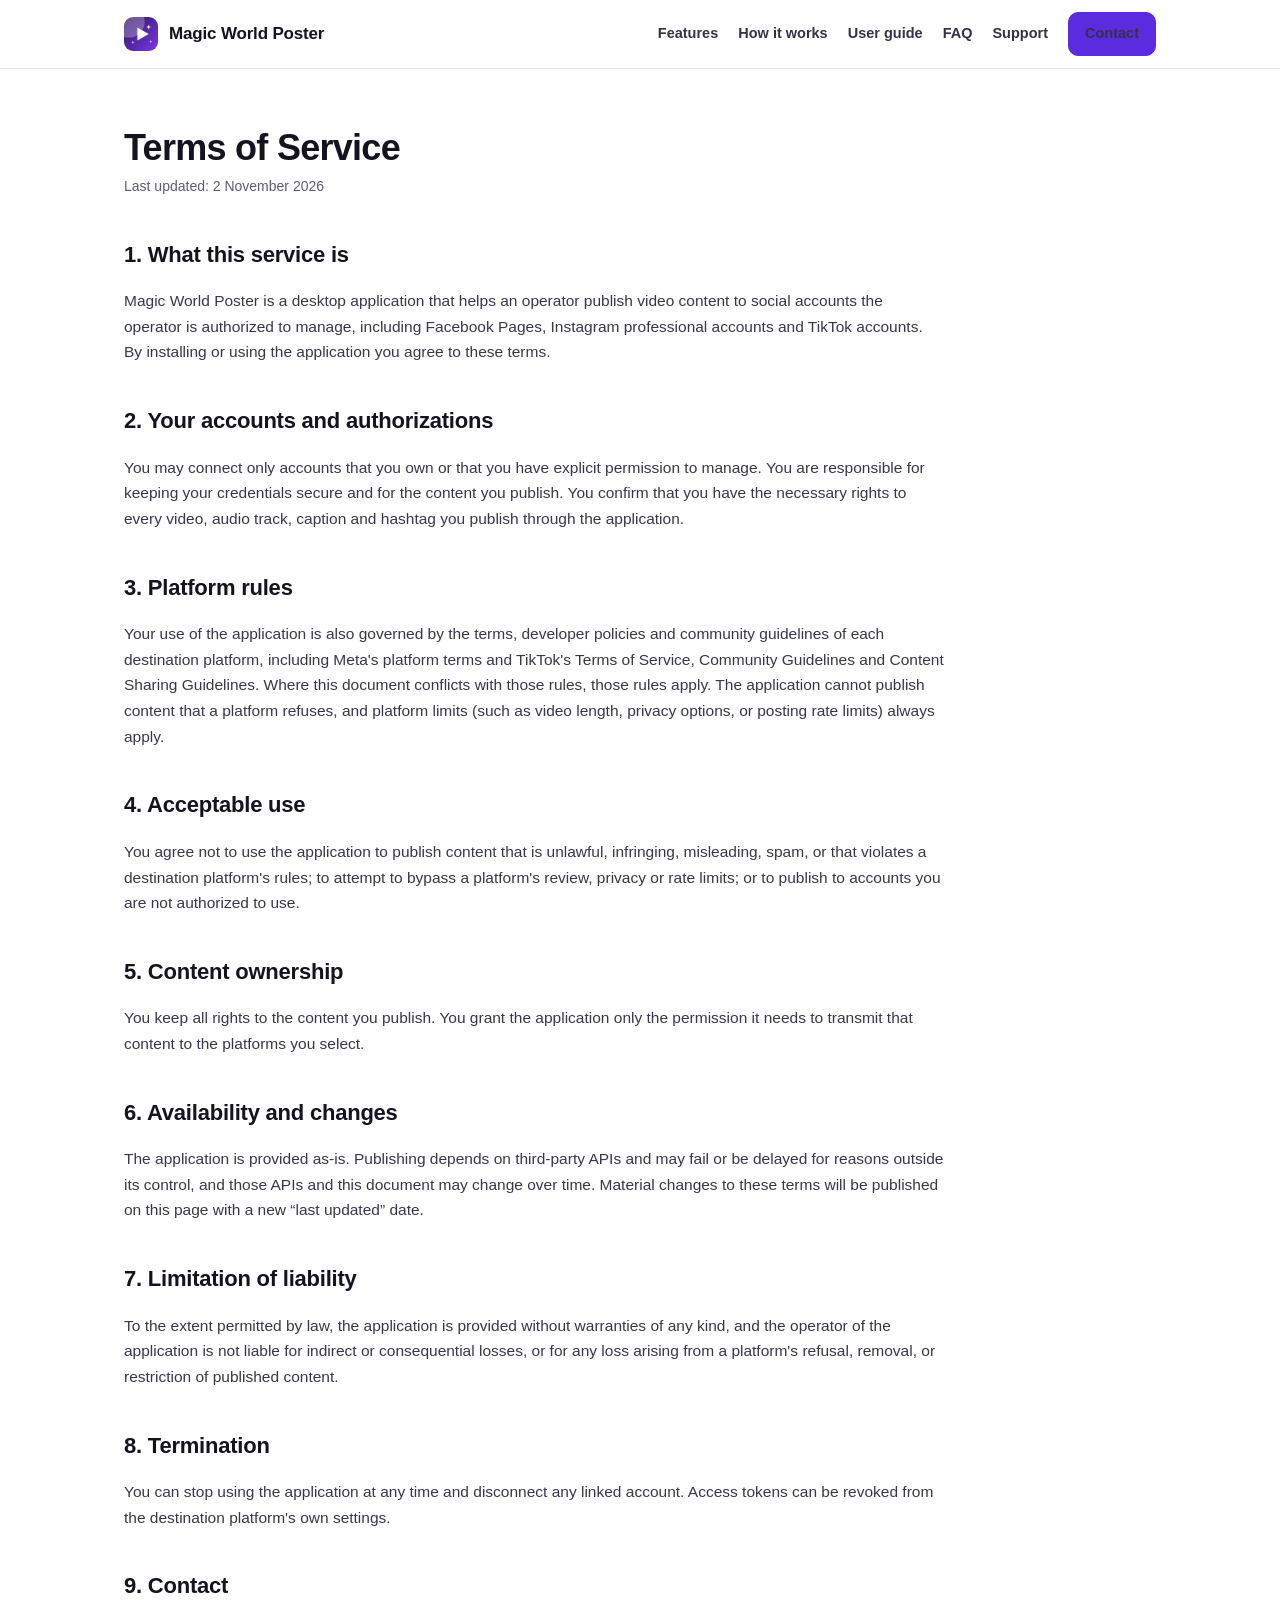
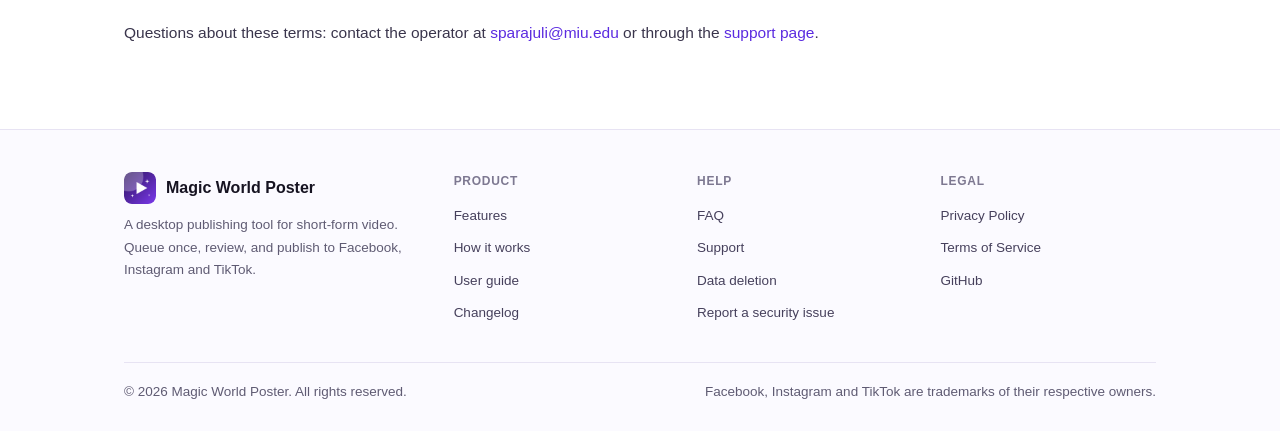
<file: terms.html>
<!DOCTYPE html>
<html lang="en">
<head>
<meta charset="utf-8">
<meta name="viewport" content="width=device-width, initial-scale=1">
<title>Terms of Service — Magic World Poster</title>
<meta name="description" content="Terms of Service for Magic World Poster, a desktop publishing tool for Facebook, Instagram and TikTok.">
<link rel="icon" href="favicon.ico" sizes="any">
<link rel="icon" type="image/png" sizes="32x32" href="assets/favicon-32x32.png">
<link rel="icon" type="image/png" sizes="16x16" href="assets/favicon-16x16.png">
<link rel="apple-touch-icon" href="assets/apple-touch-icon.png">
<link rel="manifest" href="site.webmanifest">
<meta name="theme-color" content="#5b2be0">
<link rel="stylesheet" href="styles.css">
</head>
<body>
<a class="skip" href="#main">Skip to content</a>

<header class="site-header">
  <div class="container inner">
    <a class="brand" href="index.html">
      <img src="assets/icon-192.png" alt="Magic World Poster app icon" width="34" height="34">
      Magic World Poster
    </a>
    <nav class="nav" aria-label="Main">
      <a href="features.html">Features</a>
      <a href="how-it-works.html">How it works</a>
      <a href="docs.html">User guide</a>
      <a href="faq.html">FAQ</a>
      <a href="support.html">Support</a>
      <a class="btn" href="support.html">Contact</a>
    </nav>
  </div>
</header>

<main id="main">
  <section class="block">
    <div class="container">
      <div class="prose">
        <h1>Terms of Service</h1>
        <p class="updated">Last updated: 2 November 2026</p>

        <h2>1. What this service is</h2>
        <p>Magic World Poster is a desktop application that helps an operator publish video content to social accounts the operator is authorized to manage, including Facebook Pages, Instagram professional accounts and TikTok accounts. By installing or using the application you agree to these terms.</p>

        <h2>2. Your accounts and authorizations</h2>
        <p>You may connect only accounts that you own or that you have explicit permission to manage. You are responsible for keeping your credentials secure and for the content you publish. You confirm that you have the necessary rights to every video, audio track, caption and hashtag you publish through the application.</p>

        <h2>3. Platform rules</h2>
        <p>Your use of the application is also governed by the terms, developer policies and community guidelines of each destination platform, including Meta's platform terms and TikTok's Terms of Service, Community Guidelines and Content Sharing Guidelines. Where this document conflicts with those rules, those rules apply. The application cannot publish content that a platform refuses, and platform limits (such as video length, privacy options, or posting rate limits) always apply.</p>

        <h2>4. Acceptable use</h2>
        <p>You agree not to use the application to publish content that is unlawful, infringing, misleading, spam, or that violates a destination platform's rules; to attempt to bypass a platform's review, privacy or rate limits; or to publish to accounts you are not authorized to use.</p>

        <h2>5. Content ownership</h2>
        <p>You keep all rights to the content you publish. You grant the application only the permission it needs to transmit that content to the platforms you select.</p>

        <h2>6. Availability and changes</h2>
        <p>The application is provided as-is. Publishing depends on third-party APIs and may fail or be delayed for reasons outside its control, and those APIs and this document may change over time. Material changes to these terms will be published on this page with a new “last updated” date.</p>

        <h2>7. Limitation of liability</h2>
        <p>To the extent permitted by law, the application is provided without warranties of any kind, and the operator of the application is not liable for indirect or consequential losses, or for any loss arising from a platform's refusal, removal, or restriction of published content.</p>

        <h2>8. Termination</h2>
        <p>You can stop using the application at any time and disconnect any linked account. Access tokens can be revoked from the destination platform's own settings.</p>

        <h2>9. Contact</h2>
        <p>Questions about these terms: contact the operator at <a href="mailto:sparajuli@miu.edu">sparajuli@miu.edu</a> or through the <a href="support.html">support page</a>.</p>
      </div>
    </div>
  </section>
</main>

<footer class="site-footer">
  <div class="container">
    <div class="footer-grid">
      <div>
        <div class="footer-brand">
          <img src="assets/icon-192.png" alt="">
          Magic World Poster
        </div>
        <p>A desktop publishing tool for short-form video. Queue once, review, and publish to Facebook, Instagram and TikTok.</p>
      </div>
      <div>
        <h4>Product</h4>
        <ul>
          <li><a href="features.html">Features</a></li>
          <li><a href="how-it-works.html">How it works</a></li>
          <li><a href="docs.html">User guide</a></li>
          <li><a href="changelog.html">Changelog</a></li>
        </ul>
      </div>
      <div>
        <h4>Help</h4>
        <ul>
          <li><a href="faq.html">FAQ</a></li>
          <li><a href="support.html">Support</a></li>
          <li><a href="support.html#data">Data deletion</a></li>
          <li><a href="support.html#security">Report a security issue</a></li>
        </ul>
      </div>
      <div>
        <h4>Legal</h4>
        <ul>
          <li><a href="privacy.html">Privacy Policy</a></li>
          <li><a href="terms.html">Terms of Service</a></li>
          <li><a href="https://github.com/SundarParajuli">GitHub</a></li>
        </ul>
      </div>
    </div>
    <div class="footer-bottom">
      <p>© 2026 Magic World Poster. All rights reserved.</p>
      <p>Facebook, Instagram and TikTok are trademarks of their respective owners.</p>
    </div>
  </div>
</footer>

</body>
</html>
</file>
<file: styles.css>
/* Magic World Poster — shared site styles */
:root {
  --brand: #5b2be0;
  --brand-2: #7c4dff;
  --brand-soft: #f2edff;
  --ink: #161321;
  --muted: #5f5b73;
  --line: #e7e3f3;
  --bg: #ffffff;
  --soft: #faf9ff;
  --radius: 16px;
  --shadow: 0 18px 50px rgba(38, 20, 96, .10);
}
* { box-sizing: border-box; }
html { scroll-behavior: smooth; }
body {
  margin: 0;
  font-family: -apple-system, BlinkMacSystemFont, "Segoe UI", Roboto, Helvetica, Arial, sans-serif;
  color: var(--ink);
  background: var(--bg);
  line-height: 1.65;
  -webkit-font-smoothing: antialiased;
}
a { color: var(--brand); text-decoration: none; }
a:hover { text-decoration: underline; }
img { max-width: 100%; }
.container { max-width: 1080px; margin: 0 auto; padding: 0 24px; }
.skip { position: absolute; left: -9999px; }
.skip:focus { left: 16px; top: 12px; background: #fff; padding: 10px 14px; border-radius: 8px; z-index: 100; }

/* Header */
.site-header {
  position: sticky; top: 0; z-index: 50;
  background: rgba(255,255,255,.92);
  backdrop-filter: saturate(160%) blur(10px);
  border-bottom: 1px solid var(--line);
}
.site-header .inner {
  display: flex; align-items: center; gap: 22px; min-height: 68px;
}
.brand { display: flex; align-items: center; gap: 11px; margin-right: auto; color: var(--ink); font-weight: 750; font-size: 17px; letter-spacing: -.01em; }
.brand:hover { text-decoration: none; }
.brand img { width: 34px; height: 34px; border-radius: 9px; display: block; }
.nav { display: flex; align-items: center; gap: 20px; flex-wrap: wrap; }
.nav a { color: #363148; font-size: 14.5px; font-weight: 600; }
.nav a:hover { color: var(--brand); text-decoration: none; }
.nav a[aria-current="page"] { color: var(--brand); }
.nav .btn { padding: 9px 16px; }

/* Buttons */
.btn {
  display: inline-flex; align-items: center; justify-content: center; gap: 8px;
  background: var(--brand); color: #fff; border: 1px solid var(--brand);
  padding: 12px 20px; border-radius: 10px; font-weight: 650; font-size: 15px;
  transition: transform .12s ease, box-shadow .12s ease, background .12s ease;
}
.btn:hover { background: #4a1fc4; text-decoration: none; transform: translateY(-1px); box-shadow: 0 8px 20px rgba(91,43,224,.25); }
.btn.secondary { background: #fff; color: var(--brand); border-color: #d9d0f4; box-shadow: none; }
.btn.secondary:hover { background: var(--brand-soft); }

/* Hero */
.hero {
  background:
    radial-gradient(900px 420px at 88% -8%, #efe8ff 0%, rgba(239,232,255,0) 62%),
    radial-gradient(600px 340px at 0% 8%, #f7f3ff 0%, rgba(247,243,255,0) 60%),
    #fff;
  border-bottom: 1px solid var(--line);
}
.hero .inner {
  display: grid; grid-template-columns: 1.15fr .85fr; gap: 48px;
  align-items: center; padding: 64px 0 58px;
}
.eyebrow {
  display: inline-flex; align-items: center; gap: 8px; background: #fff;
  border: 1px solid #e2d9fb; color: var(--brand); font-size: 12.5px;
  font-weight: 700; letter-spacing: .04em; text-transform: uppercase;
  padding: 6px 12px; border-radius: 999px; margin-bottom: 18px;
}
.hero h1 { font-size: 44px; line-height: 1.12; letter-spacing: -.03em; margin: 0 0 16px; }
.hero h1 .accent { color: var(--brand); }
.hero p.lead { font-size: 18.5px; color: var(--muted); margin: 0 0 26px; max-width: 560px; }
.hero .actions { display: flex; gap: 12px; flex-wrap: wrap; align-items: center; }
.hero .meta { margin-top: 22px; font-size: 13.5px; color: var(--muted); }
.hero .meta strong { color: var(--ink); }
.hero-art { position: relative; display: flex; justify-content: center; }
.phone-card {
  width: 300px; background: #fff; border: 1px solid var(--line);
  border-radius: 24px; box-shadow: var(--shadow); padding: 18px;
}
.phone-card .top { display: flex; align-items: center; gap: 10px; padding-bottom: 12px; border-bottom: 1px solid var(--line); }
.phone-card .top img { width: 30px; height: 30px; border-radius: 8px; }
.phone-card .top div { font-size: 12.5px; font-weight: 700; }
.phone-card .top span { display: block; font-size: 11px; font-weight: 500; color: var(--muted); }
.queue-row { display: flex; align-items: center; gap: 10px; padding: 11px 2px; border-bottom: 1px dashed #eeeaf8; }
.queue-row:last-child { border-bottom: 0; }
.thumb { width: 38px; height: 46px; border-radius: 8px; background: linear-gradient(150deg, #b9a2ff, #5b2be0); flex: none; }
.queue-row:nth-child(3) .thumb { background: linear-gradient(150deg, #ffd37a, #f0662b); }
.queue-row:nth-child(4) .thumb { background: linear-gradient(150deg, #8be0c5, #1c8f6b); }
.queue-row .qmeta { flex: 1; min-width: 0; }
.queue-row .qmeta b { display: block; font-size: 11.5px; font-weight: 650; white-space: nowrap; overflow: hidden; text-overflow: ellipsis; }
.queue-row .qmeta small { font-size: 10.5px; color: var(--muted); }
.pill { font-size: 9.5px; font-weight: 700; padding: 3px 7px; border-radius: 999px; background: #eafaf1; color: #137a4b; }
.pill.wait { background: #fff4e2; color: #9a5a05; }

/* Sections */
section.block { padding: 58px 0; }
section.block.soft { background: var(--soft); border-top: 1px solid var(--line); border-bottom: 1px solid var(--line); }
.section-head { max-width: 720px; margin-bottom: 30px; }
.section-head h2 { font-size: 30px; letter-spacing: -.02em; margin: 0 0 10px; line-height: 1.2; }
.section-head p { color: var(--muted); font-size: 16.5px; margin: 0; }
.grid { display: grid; grid-template-columns: repeat(3, 1fr); gap: 18px; }
.grid.two { grid-template-columns: repeat(2, 1fr); }
.card {
  background: #fff; border: 1px solid var(--line); border-radius: var(--radius);
  padding: 22px; box-shadow: 0 1px 0 rgba(20,16,40,.02);
}
.card h3 { margin: 0 0 8px; font-size: 17px; letter-spacing: -.01em; }
.card p { margin: 0; color: var(--muted); font-size: 14.5px; }
.card .ico {
  width: 38px; height: 38px; border-radius: 10px; background: var(--brand-soft);
  color: var(--brand); display: flex; align-items: center; justify-content: center;
  font-weight: 800; font-size: 16px; margin-bottom: 14px;
}
.steps-list { counter-reset: step; list-style: none; padding: 0; margin: 0; display: grid; gap: 14px; }
.steps-list li { counter-increment: step; position: relative; padding: 18px 20px 18px 62px; background: #fff; border: 1px solid var(--line); border-radius: 14px; }
.steps-list li::before {
  content: counter(step); position: absolute; left: 18px; top: 18px;
  width: 30px; height: 30px; border-radius: 50%; background: var(--brand); color: #fff;
  display: flex; align-items: center; justify-content: center; font-size: 13px; font-weight: 800;
}
.steps-list b { display: block; font-size: 15.5px; margin-bottom: 3px; }
.steps-list span { color: var(--muted); font-size: 14.5px; }

.platforms { display: flex; gap: 14px; flex-wrap: wrap; }
.platform {
  flex: 1 1 200px; background: #fff; border: 1px solid var(--line); border-radius: 14px;
  padding: 18px 20px;
}
.platform strong { display: block; font-size: 15px; }
.platform small { display: block; color: var(--muted); font-size: 13px; margin-top: 4px; }
.dot { display: inline-block; width: 9px; height: 9px; border-radius: 50%; background: #22a06b; margin-right: 8px; }

.notice {
  background: #fff; border: 1px solid #e2d9fb; border-left: 4px solid var(--brand);
  border-radius: 12px; padding: 18px 20px; color: #3d3752; font-size: 14.5px;
}
.notice strong { color: var(--ink); }

/* Docs / prose */
.prose { max-width: 820px; }
.prose h1 { font-size: 36px; letter-spacing: -.02em; margin: 0 0 6px; line-height: 1.18; }
.prose .updated { color: var(--muted); font-size: 14px; margin: 0 0 26px; }
.prose h2 { font-size: 22px; margin: 38px 0 10px; letter-spacing: -.01em; }
.prose h3 { font-size: 17px; margin: 26px 0 8px; }
.prose p, .prose li { color: #3a354c; font-size: 15.5px; }
.prose ul, .prose ol { padding-left: 22px; }
.prose li { margin: 6px 0; }
.prose code { background: #f2edff; color: #4a1fc4; padding: 2px 6px; border-radius: 5px; font-size: .92em; }
.prose table { border-collapse: collapse; width: 100%; margin: 14px 0; font-size: 14.5px; }
.prose th, .prose td { border: 1px solid var(--line); padding: 9px 11px; text-align: left; vertical-align: top; }
.prose th { background: var(--soft); }
.prose .callout { background: var(--brand-soft); border-radius: 12px; padding: 16px 18px; margin: 18px 0; }
.prose .callout p { margin: 0; }

/* FAQ */
.faq { display: grid; gap: 12px; max-width: 820px; }
.faq details { background: #fff; border: 1px solid var(--line); border-radius: 12px; padding: 16px 18px; }
.faq summary { cursor: pointer; font-weight: 650; font-size: 15.5px; list-style: none; }
.faq summary::-webkit-details-marker { display: none; }
.faq summary::after { content: "+"; float: right; color: var(--brand); font-weight: 700; }
.faq details[open] summary::after { content: "–"; }
.faq details p { margin: 12px 0 0; color: var(--muted); font-size: 14.5px; }

/* CTA band */
.cta-band {
  background: linear-gradient(120deg, #4a1fc4, #7c4dff);
  color: #fff; border-radius: 20px; padding: 38px 40px;
  display: flex; align-items: center; gap: 30px; justify-content: space-between;
}
.cta-band h2 { margin: 0 0 6px; font-size: 26px; letter-spacing: -.02em; }
.cta-band p { margin: 0; color: #e9e2ff; font-size: 15px; }
.cta-band .btn { background: #fff; color: var(--brand); border-color: #fff; flex: none; }
.cta-band .btn:hover { background: #f3eeff; }

/* Footer */
.site-footer { border-top: 1px solid var(--line); background: #fbfaff; padding: 42px 0 28px; margin-top: 10px; }
.footer-grid { display: grid; grid-template-columns: 1.4fr 1fr 1fr 1fr; gap: 28px; }
.footer-brand { display: flex; align-items: center; gap: 10px; font-weight: 750; margin-bottom: 10px; }
.footer-brand img { width: 32px; height: 32px; border-radius: 8px; }
.site-footer p { color: var(--muted); font-size: 13.5px; margin: 0; }
.site-footer h4 { font-size: 12px; text-transform: uppercase; letter-spacing: .06em; color: #7d7891; margin: 0 0 10px; }
.site-footer ul { list-style: none; padding: 0; margin: 0; }
.site-footer li { margin: 6px 0; }
.site-footer li a { color: #46405c; font-size: 13.5px; }
.footer-bottom { border-top: 1px solid var(--line); margin-top: 30px; padding-top: 18px; display: flex; justify-content: space-between; gap: 16px; flex-wrap: wrap; }

/* Responsive */
@media (max-width: 860px) {
  .hero .inner { grid-template-columns: 1fr; padding: 44px 0 40px; gap: 34px; }
  .hero h1 { font-size: 36px; }
  .grid { grid-template-columns: 1fr 1fr; }
  .footer-grid { grid-template-columns: 1fr 1fr; }
  .nav { gap: 13px; }
  .cta-band { flex-direction: column; align-items: flex-start; padding: 30px; }
}
@media (max-width: 580px) {
  .hero h1 { font-size: 31px; }
  .grid, .grid.two { grid-template-columns: 1fr; }
  .footer-grid { grid-template-columns: 1fr; }
  .nav a:not(.btn) { display: none; }
  .hero-art { display: none; }
}
</file>
